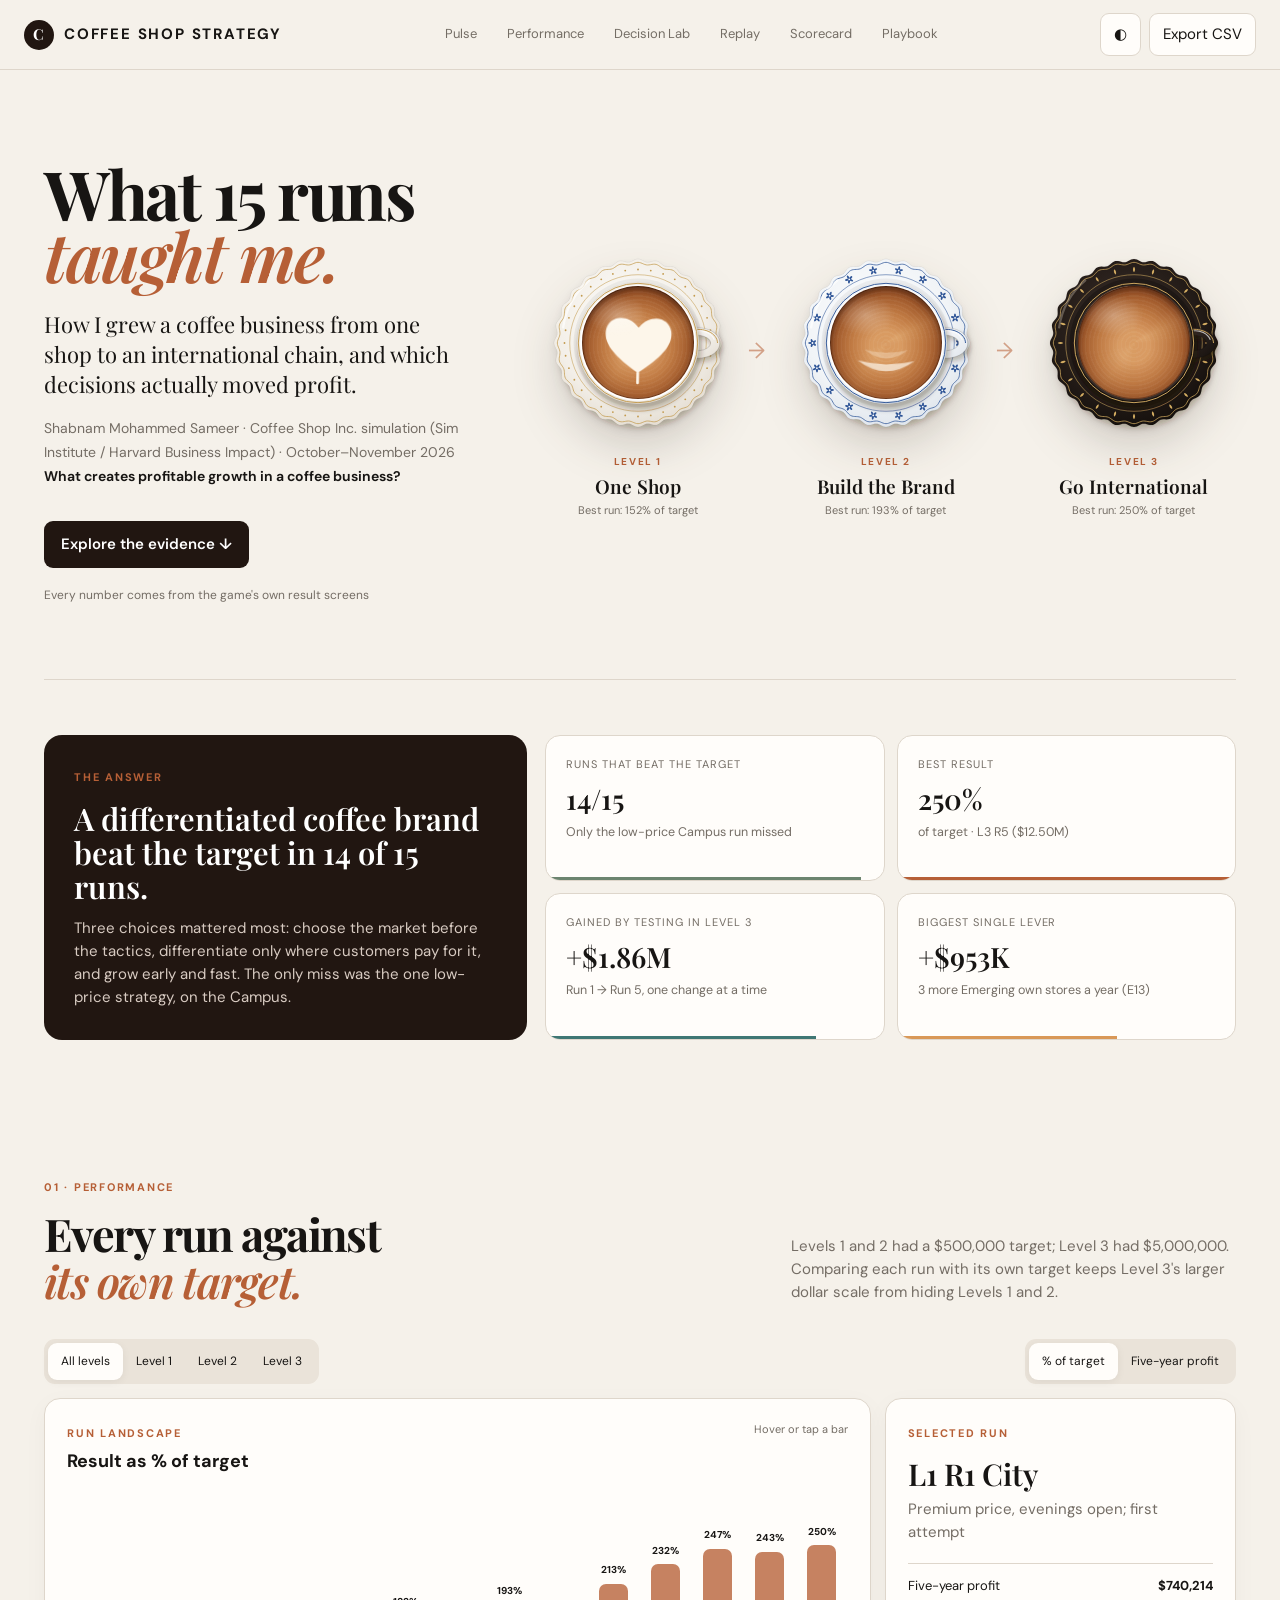
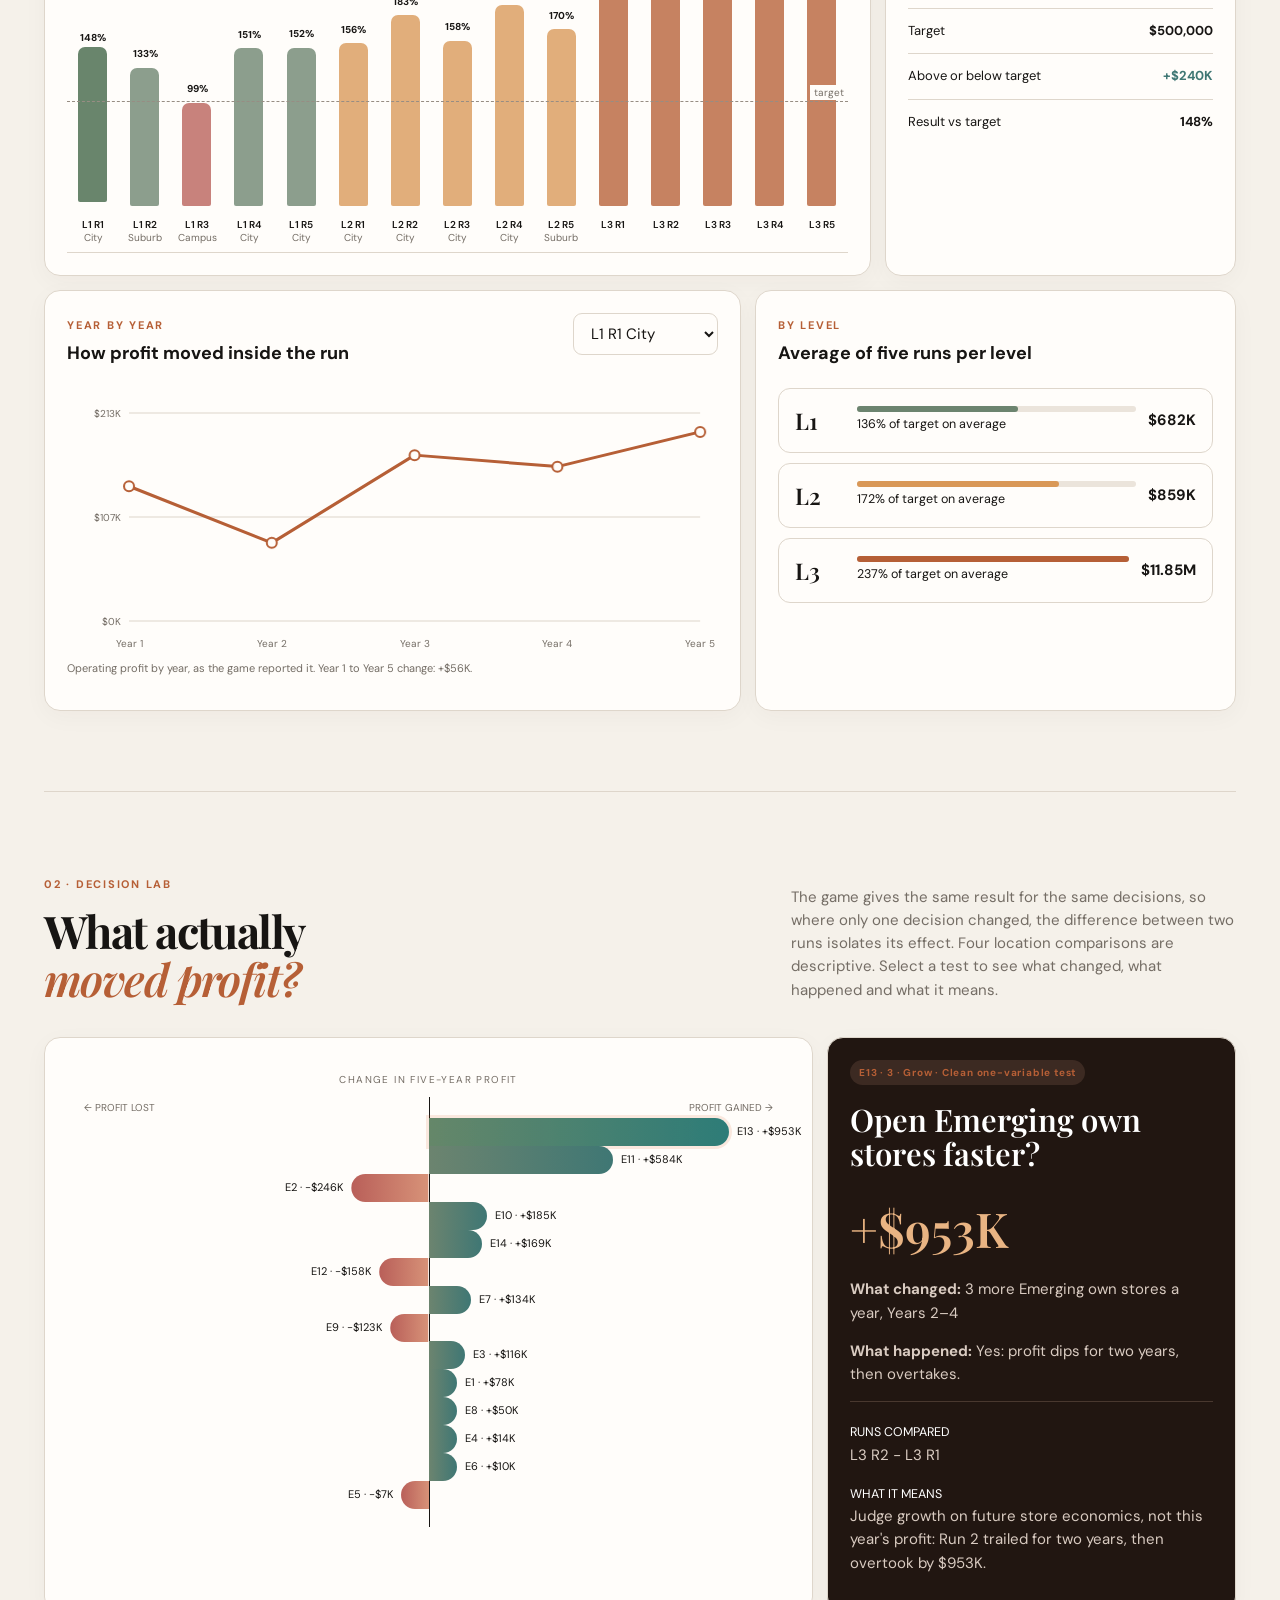
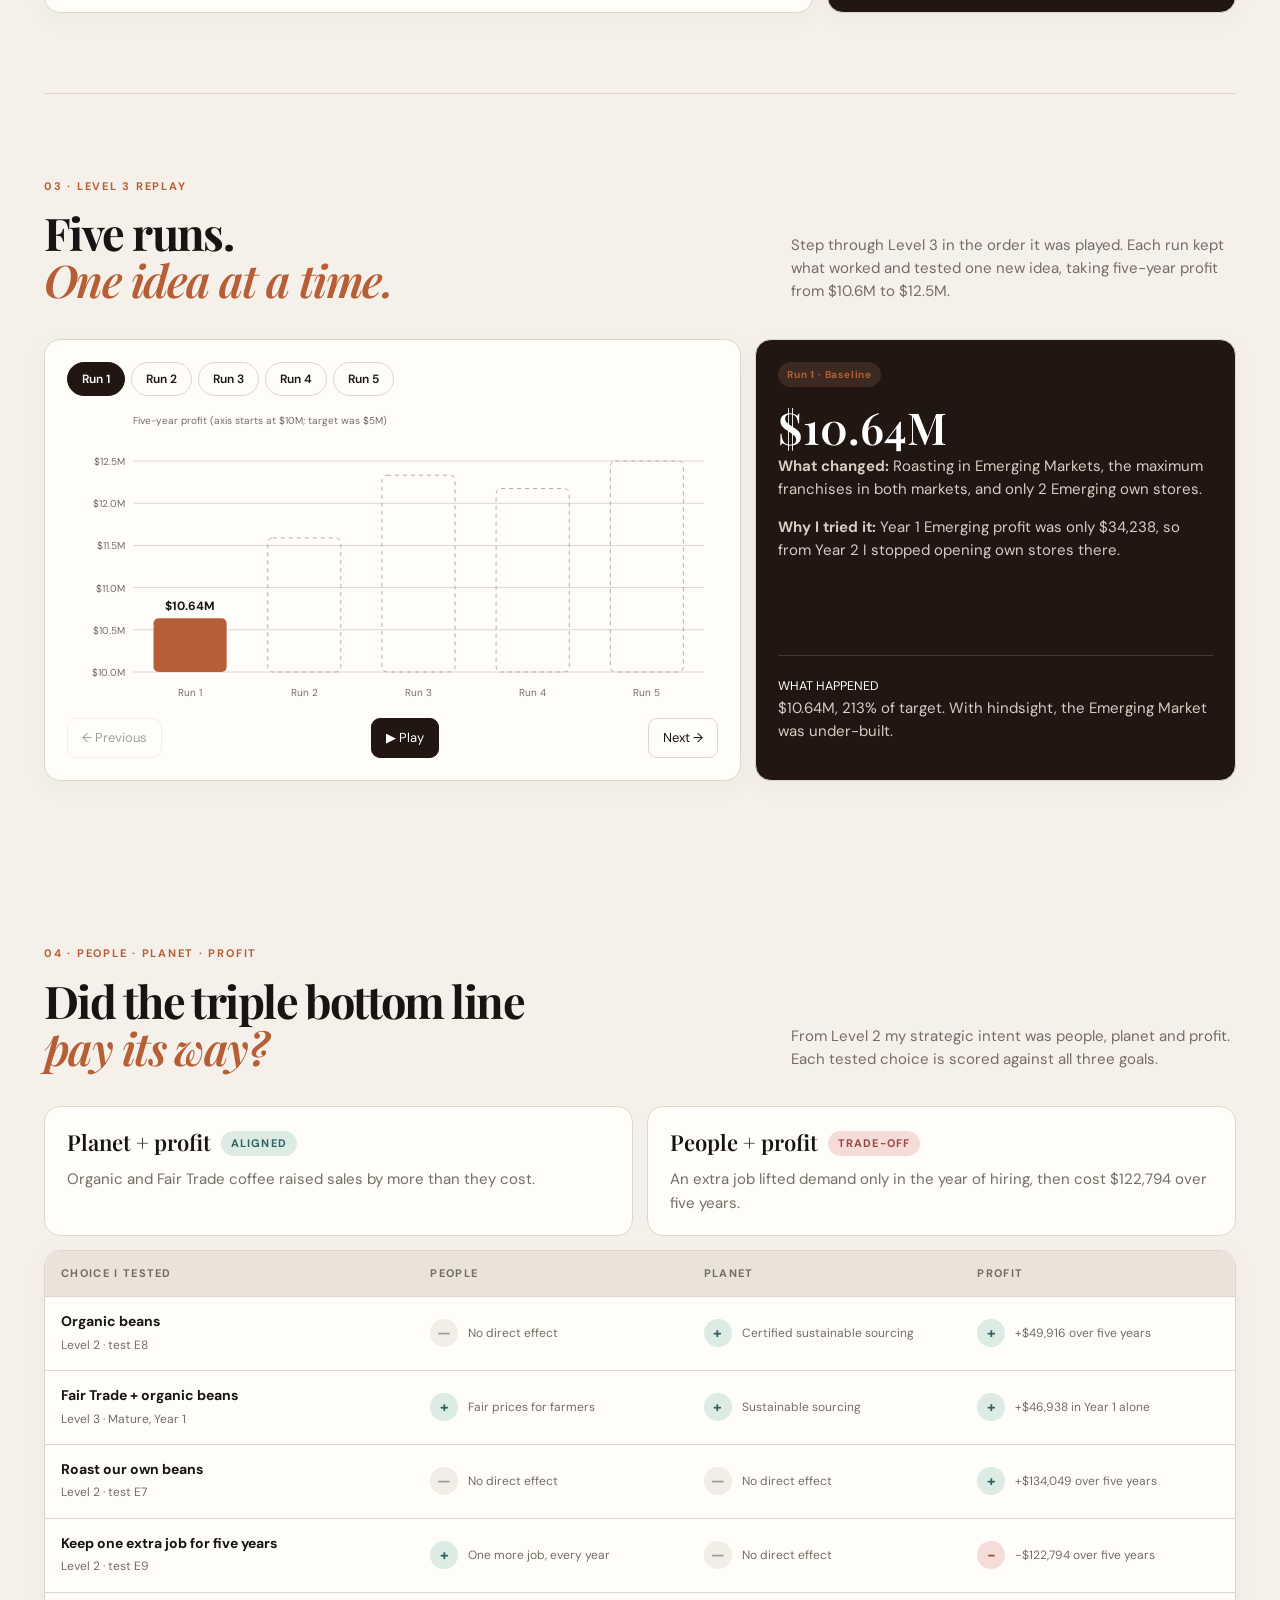
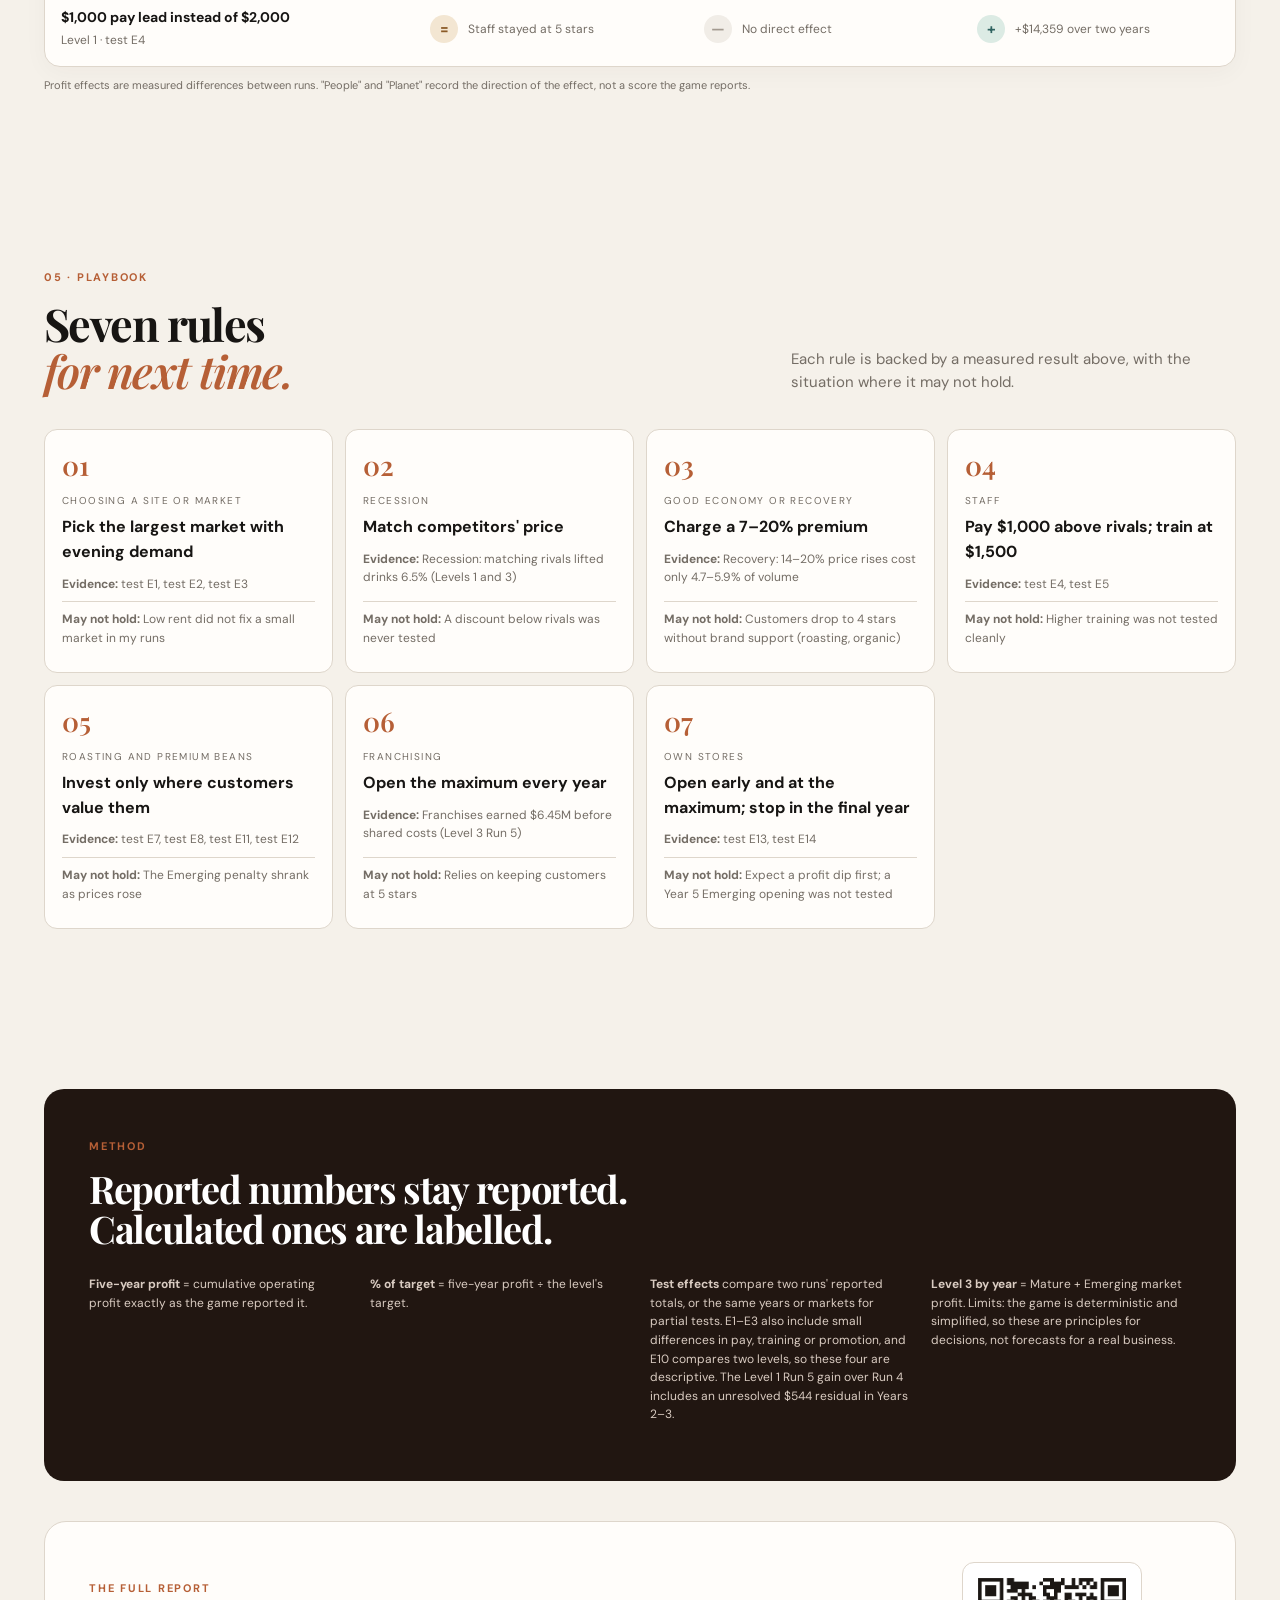
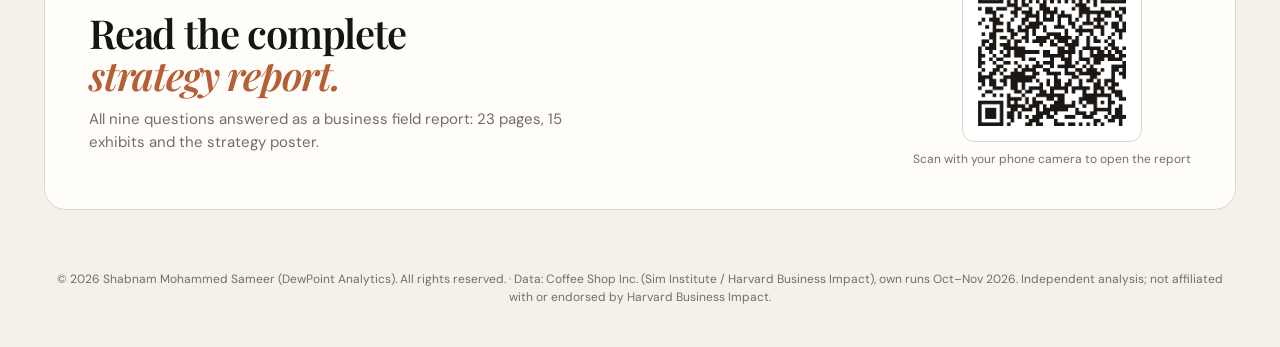
<file: index.html>
<!doctype html><html lang="en"><head><meta charset="utf-8"><meta name="viewport" content="width=device-width,initial-scale=1"><meta property="og:type" content="website"><meta property="og:url" content="https://dewpoint-analytics.github.io/coffee-strategy-dashboard/"><meta property="og:title" content="What 15 runs taught me · Coffee Shop Strategy"><meta property="og:description" content="A coffee business simulation played as paired experiments: what actually moved profit, measured to the dollar."><meta property="og:image" content="https://dewpoint-analytics.github.io/coffee-strategy-dashboard/banner.png"><meta property="og:image:width" content="1280"><meta property="og:image:height" content="640"><meta name="twitter:card" content="summary_large_image"><meta name="twitter:image" content="https://dewpoint-analytics.github.io/coffee-strategy-dashboard/banner.png">
<meta name="description" content="What 15 Coffee Shop Inc. simulation runs taught me about growing a coffee business: results, paired experiments, a Level 3 replay and a people-planet-profit scorecard."><title>What 15 Runs Taught Me · Coffee Shop Strategy</title><link rel="stylesheet" href="styles.css?v=rev1"><script data-goatcounter="https://shabcoffee.goatcounter.com/count" async src="//gc.zgo.at/count.js"></script></head><body>
<svg width="0" height="0" style="position:absolute" aria-hidden="true"><defs><filter id="soft" x="-5%" y="-5%" width="110%" height="110%"><feGaussianBlur stdDeviation="0.45"/></filter></defs></svg><header class="nav"><a class="brand" href="#pulse"><span>C</span>COFFEE SHOP STRATEGY</a><nav><a href="#pulse">Pulse</a><a href="#performance">Performance</a><a href="#lab">Decision Lab</a><a href="#replay">Replay</a><a href="#scorecard">Scorecard</a><a href="#playbook">Playbook</a></nav><div class="actions"><button id="theme" aria-label="Toggle dark mode">◐</button><button id="export">Export CSV</button></div></header>
<main><section class="hero" id="pulse"><div class="hero-text"><h1>What 15 runs<br><em>taught me.</em></h1><p class="hero-deck">How I grew a coffee business from one shop to an international chain, and which decisions actually moved profit.</p><p class="hero-question">Shabnam Mohammed Sameer · Coffee Shop Inc. simulation (Sim Institute / Harvard Business Impact) · October–November 2026<br><b>What creates profitable growth in a coffee business?</b></p><div class="hero-actions"><a class="primary" href="#performance">Explore the evidence ↓</a><span>Every number comes from the game's own result screens</span></div></div><div class="cup-journey" aria-label="The three levels of the simulation"><div class="cup-stage"><div class="cup-scene cup-one"><div class="steam" aria-hidden="true"><i></i><i></i><i></i></div><svg class="china" viewBox="0 0 200 200" aria-hidden="true"><defs>
<radialGradient id="c0s" cx="45%" cy="40%" r="62%"><stop offset="0" stop-color="#ffffff"/><stop offset=".7" stop-color="#f3efe8"/><stop offset="1" stop-color="#e4ddd2"/></radialGradient>
<radialGradient id="c0w" cx="50%" cy="50%" r="50%"><stop offset=".78" stop-color="#e6dfd5"/><stop offset=".9" stop-color="#ffffff"/><stop offset="1" stop-color="#ffffff"/></radialGradient>
<linearGradient id="c0h" x1="0" y1="0" x2="1" y2="1"><stop offset="0" stop-color="#ffffff"/><stop offset="1" stop-color="#e4ddd2"/></linearGradient>
<filter id="c0b" x="-20%" y="-20%" width="140%" height="140%"><feGaussianBlur stdDeviation="3"/></filter></defs>
<ellipse cx="102" cy="108" rx="92" ry="90" fill="rgba(60,35,20,.22)" filter="url(#c0b)"/>
<path d="M196.60,100.00 L196.40,101.68 L195.84,103.35 L195.04,104.98 L194.17,106.59 L193.42,108.17 L192.92,109.77 L192.77,111.39 L192.94,113.06 L193.34,114.78 L193.83,116.54 L194.22,118.31 L194.35,120.06 L194.12,121.73 L193.49,123.31 L192.54,124.79 L191.37,126.20 L190.18,127.57 L189.12,128.96 L188.33,130.41 L187.86,131.98 L187.69,133.66 L187.72,135.44 L187.80,137.27 L187.76,139.08 L187.46,140.78 L186.81,142.34 L185.80,143.72 L184.50,144.93 L183.04,146.03 L181.58,147.10 L180.27,148.23 L179.21,149.50 L178.45,150.94 L177.94,152.57 L177.59,154.33 L177.26,156.13 L176.79,157.87 L176.07,159.43 L175.05,160.77 L173.71,161.85 L172.15,162.72 L170.47,163.46 L168.82,164.18 L167.32,165.01 L166.04,166.04 L165.01,167.32 L164.18,168.82 L163.46,170.47 L162.72,172.15 L161.85,173.71 L160.77,175.05 L159.43,176.07 L157.87,176.79 L156.13,177.26 L154.33,177.59 L152.57,177.94 L150.94,178.45 L149.50,179.21 L148.23,180.27 L147.10,181.58 L146.03,183.04 L144.93,184.50 L143.72,185.80 L142.34,186.81 L140.78,187.46 L139.08,187.76 L137.27,187.80 L135.44,187.72 L133.66,187.69 L131.98,187.86 L130.41,188.33 L128.96,189.12 L127.57,190.18 L126.20,191.37 L124.79,192.54 L123.31,193.49 L121.73,194.12 L120.06,194.35 L118.31,194.22 L116.54,193.83 L114.78,193.34 L113.06,192.94 L111.39,192.77 L109.77,192.92 L108.17,193.42 L106.59,194.17 L104.98,195.04 L103.35,195.84 L101.68,196.40 L100.00,196.60 L98.32,196.40 L96.65,195.84 L95.02,195.04 L93.41,194.17 L91.83,193.42 L90.23,192.92 L88.61,192.77 L86.94,192.94 L85.22,193.34 L83.46,193.83 L81.69,194.22 L79.94,194.35 L78.27,194.12 L76.69,193.49 L75.21,192.54 L73.80,191.37 L72.43,190.18 L71.04,189.12 L69.59,188.33 L68.02,187.86 L66.34,187.69 L64.56,187.72 L62.73,187.80 L60.92,187.76 L59.22,187.46 L57.66,186.81 L56.28,185.80 L55.07,184.50 L53.97,183.04 L52.90,181.58 L51.77,180.27 L50.50,179.21 L49.06,178.45 L47.43,177.94 L45.67,177.59 L43.87,177.26 L42.13,176.79 L40.57,176.07 L39.23,175.05 L38.15,173.71 L37.28,172.15 L36.54,170.47 L35.82,168.82 L34.99,167.32 L33.96,166.04 L32.68,165.01 L31.18,164.18 L29.53,163.46 L27.85,162.72 L26.29,161.85 L24.95,160.77 L23.93,159.43 L23.21,157.87 L22.74,156.13 L22.41,154.33 L22.06,152.57 L21.55,150.94 L20.79,149.50 L19.73,148.23 L18.42,147.10 L16.96,146.03 L15.50,144.93 L14.20,143.72 L13.19,142.34 L12.54,140.78 L12.24,139.08 L12.20,137.27 L12.28,135.44 L12.31,133.66 L12.14,131.98 L11.67,130.41 L10.88,128.96 L9.82,127.57 L8.63,126.20 L7.46,124.79 L6.51,123.31 L5.88,121.73 L5.65,120.06 L5.78,118.31 L6.17,116.54 L6.66,114.78 L7.06,113.06 L7.23,111.39 L7.08,109.77 L6.58,108.17 L5.83,106.59 L4.96,104.98 L4.16,103.35 L3.60,101.68 L3.40,100.00 L3.60,98.32 L4.16,96.65 L4.96,95.02 L5.83,93.41 L6.58,91.83 L7.08,90.23 L7.23,88.61 L7.06,86.94 L6.66,85.22 L6.17,83.46 L5.78,81.69 L5.65,79.94 L5.88,78.27 L6.51,76.69 L7.46,75.21 L8.63,73.80 L9.82,72.43 L10.88,71.04 L11.67,69.59 L12.14,68.02 L12.31,66.34 L12.28,64.56 L12.20,62.73 L12.24,60.92 L12.54,59.22 L13.19,57.66 L14.20,56.28 L15.50,55.07 L16.96,53.97 L18.42,52.90 L19.73,51.77 L20.79,50.50 L21.55,49.06 L22.06,47.43 L22.41,45.67 L22.74,43.87 L23.21,42.13 L23.93,40.57 L24.95,39.23 L26.29,38.15 L27.85,37.28 L29.53,36.54 L31.18,35.82 L32.68,34.99 L33.96,33.96 L34.99,32.68 L35.82,31.18 L36.54,29.53 L37.28,27.85 L38.15,26.29 L39.23,24.95 L40.57,23.93 L42.13,23.21 L43.87,22.74 L45.67,22.41 L47.43,22.06 L49.06,21.55 L50.50,20.79 L51.77,19.73 L52.90,18.42 L53.97,16.96 L55.07,15.50 L56.28,14.20 L57.66,13.19 L59.22,12.54 L60.92,12.24 L62.73,12.20 L64.56,12.28 L66.34,12.31 L68.02,12.14 L69.59,11.67 L71.04,10.88 L72.43,9.82 L73.80,8.63 L75.21,7.46 L76.69,6.51 L78.27,5.88 L79.94,5.65 L81.69,5.78 L83.46,6.17 L85.22,6.66 L86.94,7.06 L88.61,7.23 L90.23,7.08 L91.83,6.58 L93.41,5.83 L95.02,4.96 L96.65,4.16 L98.32,3.60 L100.00,3.40 L101.68,3.60 L103.35,4.16 L104.98,4.96 L106.59,5.83 L108.17,6.58 L109.77,7.08 L111.39,7.23 L113.06,7.06 L114.78,6.66 L116.54,6.17 L118.31,5.78 L120.06,5.65 L121.73,5.88 L123.31,6.51 L124.79,7.46 L126.20,8.63 L127.57,9.82 L128.96,10.88 L130.41,11.67 L131.98,12.14 L133.66,12.31 L135.44,12.28 L137.27,12.20 L139.08,12.24 L140.78,12.54 L142.34,13.19 L143.72,14.20 L144.93,15.50 L146.03,16.96 L147.10,18.42 L148.23,19.73 L149.50,20.79 L150.94,21.55 L152.57,22.06 L154.33,22.41 L156.13,22.74 L157.87,23.21 L159.43,23.93 L160.77,24.95 L161.85,26.29 L162.72,27.85 L163.46,29.53 L164.18,31.18 L165.01,32.68 L166.04,33.96 L167.32,34.99 L168.82,35.82 L170.47,36.54 L172.15,37.28 L173.71,38.15 L175.05,39.23 L176.07,40.57 L176.79,42.13 L177.26,43.87 L177.59,45.67 L177.94,47.43 L178.45,49.06 L179.21,50.50 L180.27,51.77 L181.58,52.90 L183.04,53.97 L184.50,55.07 L185.80,56.28 L186.81,57.66 L187.46,59.22 L187.76,60.92 L187.80,62.73 L187.72,64.56 L187.69,66.34 L187.86,68.02 L188.33,69.59 L189.12,71.04 L190.18,72.43 L191.37,73.80 L192.54,75.21 L193.49,76.69 L194.12,78.27 L194.35,79.94 L194.22,81.69 L193.83,83.46 L193.34,85.22 L192.94,86.94 L192.77,88.61 L192.92,90.23 L193.42,91.83 L194.17,93.41 L195.04,95.02 L195.84,96.65 L196.40,98.32 L196.60,100.00Z" fill="url(#c0s)" stroke="rgba(0,0,0,.10)" stroke-width=".6"/>
<path d="M192.70,100.00 L192.55,101.62 L192.11,103.22 L191.50,104.80 L190.83,106.35 L190.24,107.89 L189.83,109.44 L189.67,111.01 L189.75,112.61 L190.01,114.26 L190.32,115.92 L190.54,117.60 L190.57,119.25 L190.32,120.85 L189.77,122.38 L188.96,123.84 L188.00,125.23 L187.00,126.60 L186.10,127.98 L185.39,129.40 L184.92,130.91 L184.67,132.50 L184.57,134.17 L184.49,135.87 L184.32,137.54 L183.95,139.15 L183.31,140.63 L182.39,141.98 L181.25,143.20 L179.99,144.34 L178.72,145.45 L177.56,146.60 L176.58,147.85 L175.82,149.24 L175.24,150.75 L174.78,152.36 L174.33,154.00 L173.76,155.59 L173.01,157.04 L172.02,158.32 L170.80,159.41 L169.40,160.32 L167.90,161.14 L166.43,161.95 L165.06,162.83 L163.85,163.85 L162.83,165.06 L161.95,166.43 L161.14,167.90 L160.32,169.40 L159.41,170.80 L158.32,172.02 L157.04,173.01 L155.59,173.76 L154.00,174.33 L152.36,174.78 L150.75,175.24 L149.24,175.82 L147.85,176.58 L146.60,177.56 L145.45,178.72 L144.34,179.99 L143.20,181.25 L141.98,182.39 L140.63,183.31 L139.15,183.95 L137.54,184.32 L135.87,184.49 L134.17,184.57 L132.50,184.67 L130.91,184.92 L129.40,185.39 L127.98,186.10 L126.60,187.00 L125.23,188.00 L123.84,188.96 L122.38,189.77 L120.85,190.32 L119.25,190.57 L117.60,190.54 L115.92,190.32 L114.26,190.01 L112.61,189.75 L111.01,189.67 L109.44,189.83 L107.89,190.24 L106.35,190.83 L104.80,191.50 L103.22,192.11 L101.62,192.55 L100.00,192.70 L98.38,192.55 L96.78,192.11 L95.20,191.50 L93.65,190.83 L92.11,190.24 L90.56,189.83 L88.99,189.67 L87.39,189.75 L85.74,190.01 L84.08,190.32 L82.40,190.54 L80.75,190.57 L79.15,190.32 L77.62,189.77 L76.16,188.96 L74.77,188.00 L73.40,187.00 L72.02,186.10 L70.60,185.39 L69.09,184.92 L67.50,184.67 L65.83,184.57 L64.13,184.49 L62.46,184.32 L60.85,183.95 L59.37,183.31 L58.02,182.39 L56.80,181.25 L55.66,179.99 L54.55,178.72 L53.40,177.56 L52.15,176.58 L50.76,175.82 L49.25,175.24 L47.64,174.78 L46.00,174.33 L44.41,173.76 L42.96,173.01 L41.68,172.02 L40.59,170.80 L39.68,169.40 L38.86,167.90 L38.05,166.43 L37.17,165.06 L36.15,163.85 L34.94,162.83 L33.57,161.95 L32.10,161.14 L30.60,160.32 L29.20,159.41 L27.98,158.32 L26.99,157.04 L26.24,155.59 L25.67,154.00 L25.22,152.36 L24.76,150.75 L24.18,149.24 L23.42,147.85 L22.44,146.60 L21.28,145.45 L20.01,144.34 L18.75,143.20 L17.61,141.98 L16.69,140.63 L16.05,139.15 L15.68,137.54 L15.51,135.87 L15.43,134.17 L15.33,132.50 L15.08,130.91 L14.61,129.40 L13.90,127.98 L13.00,126.60 L12.00,125.23 L11.04,123.84 L10.23,122.38 L9.68,120.85 L9.43,119.25 L9.46,117.60 L9.68,115.92 L9.99,114.26 L10.25,112.61 L10.33,111.01 L10.17,109.44 L9.76,107.89 L9.17,106.35 L8.50,104.80 L7.89,103.22 L7.45,101.62 L7.30,100.00 L7.45,98.38 L7.89,96.78 L8.50,95.20 L9.17,93.65 L9.76,92.11 L10.17,90.56 L10.33,88.99 L10.25,87.39 L9.99,85.74 L9.68,84.08 L9.46,82.40 L9.43,80.75 L9.68,79.15 L10.23,77.62 L11.04,76.16 L12.00,74.77 L13.00,73.40 L13.90,72.02 L14.61,70.60 L15.08,69.09 L15.33,67.50 L15.43,65.83 L15.51,64.13 L15.68,62.46 L16.05,60.85 L16.69,59.37 L17.61,58.02 L18.75,56.80 L20.01,55.66 L21.28,54.55 L22.44,53.40 L23.42,52.15 L24.18,50.76 L24.76,49.25 L25.22,47.64 L25.67,46.00 L26.24,44.41 L26.99,42.96 L27.98,41.68 L29.20,40.59 L30.60,39.68 L32.10,38.86 L33.57,38.05 L34.94,37.17 L36.15,36.15 L37.17,34.94 L38.05,33.57 L38.86,32.10 L39.68,30.60 L40.59,29.20 L41.68,27.98 L42.96,26.99 L44.41,26.24 L46.00,25.67 L47.64,25.22 L49.25,24.76 L50.76,24.18 L52.15,23.42 L53.40,22.44 L54.55,21.28 L55.66,20.01 L56.80,18.75 L58.02,17.61 L59.37,16.69 L60.85,16.05 L62.46,15.68 L64.13,15.51 L65.83,15.43 L67.50,15.33 L69.09,15.08 L70.60,14.61 L72.02,13.90 L73.40,13.00 L74.77,12.00 L76.16,11.04 L77.62,10.23 L79.15,9.68 L80.75,9.43 L82.40,9.46 L84.08,9.68 L85.74,9.99 L87.39,10.25 L88.99,10.33 L90.56,10.17 L92.11,9.76 L93.65,9.17 L95.20,8.50 L96.78,7.89 L98.38,7.45 L100.00,7.30 L101.62,7.45 L103.22,7.89 L104.80,8.50 L106.35,9.17 L107.89,9.76 L109.44,10.17 L111.01,10.33 L112.61,10.25 L114.26,9.99 L115.92,9.68 L117.60,9.46 L119.25,9.43 L120.85,9.68 L122.38,10.23 L123.84,11.04 L125.23,12.00 L126.60,13.00 L127.98,13.90 L129.40,14.61 L130.91,15.08 L132.50,15.33 L134.17,15.43 L135.87,15.51 L137.54,15.68 L139.15,16.05 L140.63,16.69 L141.98,17.61 L143.20,18.75 L144.34,20.01 L145.45,21.28 L146.60,22.44 L147.85,23.42 L149.24,24.18 L150.75,24.76 L152.36,25.22 L154.00,25.67 L155.59,26.24 L157.04,26.99 L158.32,27.98 L159.41,29.20 L160.32,30.60 L161.14,32.10 L161.95,33.57 L162.83,34.94 L163.85,36.15 L165.06,37.17 L166.43,38.05 L167.90,38.86 L169.40,39.68 L170.80,40.59 L172.02,41.68 L173.01,42.96 L173.76,44.41 L174.33,46.00 L174.78,47.64 L175.24,49.25 L175.82,50.76 L176.58,52.15 L177.56,53.40 L178.72,54.55 L179.99,55.66 L181.25,56.80 L182.39,58.02 L183.31,59.37 L183.95,60.85 L184.32,62.46 L184.49,64.13 L184.57,65.83 L184.67,67.50 L184.92,69.09 L185.39,70.60 L186.10,72.02 L187.00,73.40 L188.00,74.77 L188.96,76.16 L189.77,77.62 L190.32,79.15 L190.57,80.75 L190.54,82.40 L190.32,84.08 L190.01,85.74 L189.75,87.39 L189.67,88.99 L189.83,90.56 L190.24,92.11 L190.83,93.65 L191.50,95.20 L192.11,96.78 L192.55,98.38 L192.70,100.00Z" fill="none" stroke="#c39a4e" stroke-width=".9" opacity=".95"/>
<circle cx="100" cy="100" r="78.5" fill="none" stroke="#c39a4e" stroke-width=".7" opacity=".9"/>
<circle cx="184.50" cy="100.00" r="1.05" fill="#c39a4e"/><circle cx="183.22" cy="114.67" r="1.05" fill="#c39a4e"/><circle cx="179.40" cy="128.90" r="1.05" fill="#c39a4e"/><circle cx="173.18" cy="142.25" r="1.05" fill="#c39a4e"/><circle cx="164.73" cy="154.32" r="1.05" fill="#c39a4e"/><circle cx="154.32" cy="164.73" r="1.05" fill="#c39a4e"/><circle cx="142.25" cy="173.18" r="1.05" fill="#c39a4e"/><circle cx="128.90" cy="179.40" r="1.05" fill="#c39a4e"/><circle cx="114.67" cy="183.22" r="1.05" fill="#c39a4e"/><circle cx="100.00" cy="184.50" r="1.05" fill="#c39a4e"/><circle cx="85.33" cy="183.22" r="1.05" fill="#c39a4e"/><circle cx="71.10" cy="179.40" r="1.05" fill="#c39a4e"/><circle cx="57.75" cy="173.18" r="1.05" fill="#c39a4e"/><circle cx="45.68" cy="164.73" r="1.05" fill="#c39a4e"/><circle cx="35.27" cy="154.32" r="1.05" fill="#c39a4e"/><circle cx="26.82" cy="142.25" r="1.05" fill="#c39a4e"/><circle cx="20.60" cy="128.90" r="1.05" fill="#c39a4e"/><circle cx="16.78" cy="114.67" r="1.05" fill="#c39a4e"/><circle cx="15.50" cy="100.00" r="1.05" fill="#c39a4e"/><circle cx="16.78" cy="85.33" r="1.05" fill="#c39a4e"/><circle cx="20.60" cy="71.10" r="1.05" fill="#c39a4e"/><circle cx="26.82" cy="57.75" r="1.05" fill="#c39a4e"/><circle cx="35.27" cy="45.68" r="1.05" fill="#c39a4e"/><circle cx="45.68" cy="35.27" r="1.05" fill="#c39a4e"/><circle cx="57.75" cy="26.82" r="1.05" fill="#c39a4e"/><circle cx="71.10" cy="20.60" r="1.05" fill="#c39a4e"/><circle cx="85.33" cy="16.78" r="1.05" fill="#c39a4e"/><circle cx="100.00" cy="15.50" r="1.05" fill="#c39a4e"/><circle cx="114.67" cy="16.78" r="1.05" fill="#c39a4e"/><circle cx="128.90" cy="20.60" r="1.05" fill="#c39a4e"/><circle cx="142.25" cy="26.82" r="1.05" fill="#c39a4e"/><circle cx="154.32" cy="35.27" r="1.05" fill="#c39a4e"/><circle cx="164.73" cy="45.68" r="1.05" fill="#c39a4e"/><circle cx="173.18" cy="57.75" r="1.05" fill="#c39a4e"/><circle cx="179.40" cy="71.10" r="1.05" fill="#c39a4e"/><circle cx="183.22" cy="85.33" r="1.05" fill="#c39a4e"/>
<circle cx="100" cy="100" r="74" fill="rgba(0,0,0,.05)"/>
<g transform="translate(164 100)"><path d="M-8 -16 C12 -21 30 -13 30 0 C30 13 12 21 -8 16 L-8 8.5 C7 11 19.5 7 19.5 0 C19.5 -7 7 -11 -8 -8.5 Z" transform="translate(2.5 4)" fill="rgba(50,30,15,.28)" filter="url(#c0b)"/><path d="M-8 -16 C12 -21 30 -13 30 0 C30 13 12 21 -8 16 L-8 8.5 C7 11 19.5 7 19.5 0 C19.5 -7 7 -11 -8 -8.5 Z" fill="url(#c0h)" stroke="rgba(0,0,0,.22)" stroke-width=".7"/><path d="M-4 -14.6 C12 -18.5 27 -11.5 27.4 0" fill="none" stroke="#c39a4e" stroke-width="1.1"/><path d="M2 -13.8 C12 -15.5 21 -11 23.5 -4" fill="none" stroke="rgba(255,255,255,.7)" stroke-width="1.2" stroke-linecap="round"/></g>
<circle cx="102" cy="106" r="71" fill="rgba(50,30,15,.28)" filter="url(#c0b)"/>
<circle cx="100" cy="100" r="70" fill="url(#c0s)"/>
<circle cx="100" cy="100" r="66.5" fill="url(#c0w)"/>
<circle cx="100" cy="100" r="68.6" fill="none" stroke="#c39a4e" stroke-width="1.1"/>
<circle cx="100" cy="100" r="70" fill="none" stroke="rgba(0,0,0,.12)" stroke-width=".5"/>
<path d="M44 70 A62 62 0 0 1 92 36" fill="none" stroke="rgba(255,255,255,.85)" stroke-width="2.2" stroke-linecap="round"/>
<path d="M14 82 A88 88 0 0 1 44 28" fill="none" stroke="rgba(255,255,255,.85)" stroke-width="2.6" stroke-linecap="round" opacity=".8"/>
</svg><div class="latte"><svg class="art" viewBox="0 0 100 100" aria-hidden="true"><g filter="url(#soft)"><circle class="blob" cx="50" cy="52" r="22" fill="#fdf6ea"/><path d="M50 77 C34 66 19 54 21 40 C23 27 40 24 50 37 C60 24 77 27 79 40 C81 54 66 66 50 77 Z" fill="#fdf6ea"/><path d="M50 77 L50 86" stroke="#fdf6ea" stroke-width="2.4" stroke-linecap="round"/></g></svg><span class="gloss"></span></div></div><div class="cup-copy"><b>LEVEL 1</b><strong>One Shop</strong><span>Best run: 152% of target</span></div></div><div class="journey-arrow" aria-hidden="true">→</div><div class="cup-stage"><div class="cup-scene cup-two"><div class="steam" aria-hidden="true"><i></i><i></i><i></i></div><svg class="china" viewBox="0 0 200 200" aria-hidden="true"><defs>
<radialGradient id="c1s" cx="45%" cy="40%" r="62%"><stop offset="0" stop-color="#ffffff"/><stop offset=".7" stop-color="#f1f4f7"/><stop offset="1" stop-color="#dfe5ec"/></radialGradient>
<radialGradient id="c1w" cx="50%" cy="50%" r="50%"><stop offset=".78" stop-color="#e6dfd5"/><stop offset=".9" stop-color="#ffffff"/><stop offset="1" stop-color="#ffffff"/></radialGradient>
<linearGradient id="c1h" x1="0" y1="0" x2="1" y2="1"><stop offset="0" stop-color="#ffffff"/><stop offset="1" stop-color="#dfe5ec"/></linearGradient>
<filter id="c1b" x="-20%" y="-20%" width="140%" height="140%"><feGaussianBlur stdDeviation="3"/></filter></defs>
<ellipse cx="102" cy="108" rx="92" ry="90" fill="rgba(60,35,20,.22)" filter="url(#c1b)"/>
<path d="M196.60,100.00 L196.40,101.68 L195.84,103.35 L195.04,104.98 L194.17,106.59 L193.42,108.17 L192.92,109.77 L192.77,111.39 L192.94,113.06 L193.34,114.78 L193.83,116.54 L194.22,118.31 L194.35,120.06 L194.12,121.73 L193.49,123.31 L192.54,124.79 L191.37,126.20 L190.18,127.57 L189.12,128.96 L188.33,130.41 L187.86,131.98 L187.69,133.66 L187.72,135.44 L187.80,137.27 L187.76,139.08 L187.46,140.78 L186.81,142.34 L185.80,143.72 L184.50,144.93 L183.04,146.03 L181.58,147.10 L180.27,148.23 L179.21,149.50 L178.45,150.94 L177.94,152.57 L177.59,154.33 L177.26,156.13 L176.79,157.87 L176.07,159.43 L175.05,160.77 L173.71,161.85 L172.15,162.72 L170.47,163.46 L168.82,164.18 L167.32,165.01 L166.04,166.04 L165.01,167.32 L164.18,168.82 L163.46,170.47 L162.72,172.15 L161.85,173.71 L160.77,175.05 L159.43,176.07 L157.87,176.79 L156.13,177.26 L154.33,177.59 L152.57,177.94 L150.94,178.45 L149.50,179.21 L148.23,180.27 L147.10,181.58 L146.03,183.04 L144.93,184.50 L143.72,185.80 L142.34,186.81 L140.78,187.46 L139.08,187.76 L137.27,187.80 L135.44,187.72 L133.66,187.69 L131.98,187.86 L130.41,188.33 L128.96,189.12 L127.57,190.18 L126.20,191.37 L124.79,192.54 L123.31,193.49 L121.73,194.12 L120.06,194.35 L118.31,194.22 L116.54,193.83 L114.78,193.34 L113.06,192.94 L111.39,192.77 L109.77,192.92 L108.17,193.42 L106.59,194.17 L104.98,195.04 L103.35,195.84 L101.68,196.40 L100.00,196.60 L98.32,196.40 L96.65,195.84 L95.02,195.04 L93.41,194.17 L91.83,193.42 L90.23,192.92 L88.61,192.77 L86.94,192.94 L85.22,193.34 L83.46,193.83 L81.69,194.22 L79.94,194.35 L78.27,194.12 L76.69,193.49 L75.21,192.54 L73.80,191.37 L72.43,190.18 L71.04,189.12 L69.59,188.33 L68.02,187.86 L66.34,187.69 L64.56,187.72 L62.73,187.80 L60.92,187.76 L59.22,187.46 L57.66,186.81 L56.28,185.80 L55.07,184.50 L53.97,183.04 L52.90,181.58 L51.77,180.27 L50.50,179.21 L49.06,178.45 L47.43,177.94 L45.67,177.59 L43.87,177.26 L42.13,176.79 L40.57,176.07 L39.23,175.05 L38.15,173.71 L37.28,172.15 L36.54,170.47 L35.82,168.82 L34.99,167.32 L33.96,166.04 L32.68,165.01 L31.18,164.18 L29.53,163.46 L27.85,162.72 L26.29,161.85 L24.95,160.77 L23.93,159.43 L23.21,157.87 L22.74,156.13 L22.41,154.33 L22.06,152.57 L21.55,150.94 L20.79,149.50 L19.73,148.23 L18.42,147.10 L16.96,146.03 L15.50,144.93 L14.20,143.72 L13.19,142.34 L12.54,140.78 L12.24,139.08 L12.20,137.27 L12.28,135.44 L12.31,133.66 L12.14,131.98 L11.67,130.41 L10.88,128.96 L9.82,127.57 L8.63,126.20 L7.46,124.79 L6.51,123.31 L5.88,121.73 L5.65,120.06 L5.78,118.31 L6.17,116.54 L6.66,114.78 L7.06,113.06 L7.23,111.39 L7.08,109.77 L6.58,108.17 L5.83,106.59 L4.96,104.98 L4.16,103.35 L3.60,101.68 L3.40,100.00 L3.60,98.32 L4.16,96.65 L4.96,95.02 L5.83,93.41 L6.58,91.83 L7.08,90.23 L7.23,88.61 L7.06,86.94 L6.66,85.22 L6.17,83.46 L5.78,81.69 L5.65,79.94 L5.88,78.27 L6.51,76.69 L7.46,75.21 L8.63,73.80 L9.82,72.43 L10.88,71.04 L11.67,69.59 L12.14,68.02 L12.31,66.34 L12.28,64.56 L12.20,62.73 L12.24,60.92 L12.54,59.22 L13.19,57.66 L14.20,56.28 L15.50,55.07 L16.96,53.97 L18.42,52.90 L19.73,51.77 L20.79,50.50 L21.55,49.06 L22.06,47.43 L22.41,45.67 L22.74,43.87 L23.21,42.13 L23.93,40.57 L24.95,39.23 L26.29,38.15 L27.85,37.28 L29.53,36.54 L31.18,35.82 L32.68,34.99 L33.96,33.96 L34.99,32.68 L35.82,31.18 L36.54,29.53 L37.28,27.85 L38.15,26.29 L39.23,24.95 L40.57,23.93 L42.13,23.21 L43.87,22.74 L45.67,22.41 L47.43,22.06 L49.06,21.55 L50.50,20.79 L51.77,19.73 L52.90,18.42 L53.97,16.96 L55.07,15.50 L56.28,14.20 L57.66,13.19 L59.22,12.54 L60.92,12.24 L62.73,12.20 L64.56,12.28 L66.34,12.31 L68.02,12.14 L69.59,11.67 L71.04,10.88 L72.43,9.82 L73.80,8.63 L75.21,7.46 L76.69,6.51 L78.27,5.88 L79.94,5.65 L81.69,5.78 L83.46,6.17 L85.22,6.66 L86.94,7.06 L88.61,7.23 L90.23,7.08 L91.83,6.58 L93.41,5.83 L95.02,4.96 L96.65,4.16 L98.32,3.60 L100.00,3.40 L101.68,3.60 L103.35,4.16 L104.98,4.96 L106.59,5.83 L108.17,6.58 L109.77,7.08 L111.39,7.23 L113.06,7.06 L114.78,6.66 L116.54,6.17 L118.31,5.78 L120.06,5.65 L121.73,5.88 L123.31,6.51 L124.79,7.46 L126.20,8.63 L127.57,9.82 L128.96,10.88 L130.41,11.67 L131.98,12.14 L133.66,12.31 L135.44,12.28 L137.27,12.20 L139.08,12.24 L140.78,12.54 L142.34,13.19 L143.72,14.20 L144.93,15.50 L146.03,16.96 L147.10,18.42 L148.23,19.73 L149.50,20.79 L150.94,21.55 L152.57,22.06 L154.33,22.41 L156.13,22.74 L157.87,23.21 L159.43,23.93 L160.77,24.95 L161.85,26.29 L162.72,27.85 L163.46,29.53 L164.18,31.18 L165.01,32.68 L166.04,33.96 L167.32,34.99 L168.82,35.82 L170.47,36.54 L172.15,37.28 L173.71,38.15 L175.05,39.23 L176.07,40.57 L176.79,42.13 L177.26,43.87 L177.59,45.67 L177.94,47.43 L178.45,49.06 L179.21,50.50 L180.27,51.77 L181.58,52.90 L183.04,53.97 L184.50,55.07 L185.80,56.28 L186.81,57.66 L187.46,59.22 L187.76,60.92 L187.80,62.73 L187.72,64.56 L187.69,66.34 L187.86,68.02 L188.33,69.59 L189.12,71.04 L190.18,72.43 L191.37,73.80 L192.54,75.21 L193.49,76.69 L194.12,78.27 L194.35,79.94 L194.22,81.69 L193.83,83.46 L193.34,85.22 L192.94,86.94 L192.77,88.61 L192.92,90.23 L193.42,91.83 L194.17,93.41 L195.04,95.02 L195.84,96.65 L196.40,98.32 L196.60,100.00Z" fill="url(#c1s)" stroke="rgba(0,0,0,.10)" stroke-width=".6"/>
<path d="M192.70,100.00 L192.55,101.62 L192.11,103.22 L191.50,104.80 L190.83,106.35 L190.24,107.89 L189.83,109.44 L189.67,111.01 L189.75,112.61 L190.01,114.26 L190.32,115.92 L190.54,117.60 L190.57,119.25 L190.32,120.85 L189.77,122.38 L188.96,123.84 L188.00,125.23 L187.00,126.60 L186.10,127.98 L185.39,129.40 L184.92,130.91 L184.67,132.50 L184.57,134.17 L184.49,135.87 L184.32,137.54 L183.95,139.15 L183.31,140.63 L182.39,141.98 L181.25,143.20 L179.99,144.34 L178.72,145.45 L177.56,146.60 L176.58,147.85 L175.82,149.24 L175.24,150.75 L174.78,152.36 L174.33,154.00 L173.76,155.59 L173.01,157.04 L172.02,158.32 L170.80,159.41 L169.40,160.32 L167.90,161.14 L166.43,161.95 L165.06,162.83 L163.85,163.85 L162.83,165.06 L161.95,166.43 L161.14,167.90 L160.32,169.40 L159.41,170.80 L158.32,172.02 L157.04,173.01 L155.59,173.76 L154.00,174.33 L152.36,174.78 L150.75,175.24 L149.24,175.82 L147.85,176.58 L146.60,177.56 L145.45,178.72 L144.34,179.99 L143.20,181.25 L141.98,182.39 L140.63,183.31 L139.15,183.95 L137.54,184.32 L135.87,184.49 L134.17,184.57 L132.50,184.67 L130.91,184.92 L129.40,185.39 L127.98,186.10 L126.60,187.00 L125.23,188.00 L123.84,188.96 L122.38,189.77 L120.85,190.32 L119.25,190.57 L117.60,190.54 L115.92,190.32 L114.26,190.01 L112.61,189.75 L111.01,189.67 L109.44,189.83 L107.89,190.24 L106.35,190.83 L104.80,191.50 L103.22,192.11 L101.62,192.55 L100.00,192.70 L98.38,192.55 L96.78,192.11 L95.20,191.50 L93.65,190.83 L92.11,190.24 L90.56,189.83 L88.99,189.67 L87.39,189.75 L85.74,190.01 L84.08,190.32 L82.40,190.54 L80.75,190.57 L79.15,190.32 L77.62,189.77 L76.16,188.96 L74.77,188.00 L73.40,187.00 L72.02,186.10 L70.60,185.39 L69.09,184.92 L67.50,184.67 L65.83,184.57 L64.13,184.49 L62.46,184.32 L60.85,183.95 L59.37,183.31 L58.02,182.39 L56.80,181.25 L55.66,179.99 L54.55,178.72 L53.40,177.56 L52.15,176.58 L50.76,175.82 L49.25,175.24 L47.64,174.78 L46.00,174.33 L44.41,173.76 L42.96,173.01 L41.68,172.02 L40.59,170.80 L39.68,169.40 L38.86,167.90 L38.05,166.43 L37.17,165.06 L36.15,163.85 L34.94,162.83 L33.57,161.95 L32.10,161.14 L30.60,160.32 L29.20,159.41 L27.98,158.32 L26.99,157.04 L26.24,155.59 L25.67,154.00 L25.22,152.36 L24.76,150.75 L24.18,149.24 L23.42,147.85 L22.44,146.60 L21.28,145.45 L20.01,144.34 L18.75,143.20 L17.61,141.98 L16.69,140.63 L16.05,139.15 L15.68,137.54 L15.51,135.87 L15.43,134.17 L15.33,132.50 L15.08,130.91 L14.61,129.40 L13.90,127.98 L13.00,126.60 L12.00,125.23 L11.04,123.84 L10.23,122.38 L9.68,120.85 L9.43,119.25 L9.46,117.60 L9.68,115.92 L9.99,114.26 L10.25,112.61 L10.33,111.01 L10.17,109.44 L9.76,107.89 L9.17,106.35 L8.50,104.80 L7.89,103.22 L7.45,101.62 L7.30,100.00 L7.45,98.38 L7.89,96.78 L8.50,95.20 L9.17,93.65 L9.76,92.11 L10.17,90.56 L10.33,88.99 L10.25,87.39 L9.99,85.74 L9.68,84.08 L9.46,82.40 L9.43,80.75 L9.68,79.15 L10.23,77.62 L11.04,76.16 L12.00,74.77 L13.00,73.40 L13.90,72.02 L14.61,70.60 L15.08,69.09 L15.33,67.50 L15.43,65.83 L15.51,64.13 L15.68,62.46 L16.05,60.85 L16.69,59.37 L17.61,58.02 L18.75,56.80 L20.01,55.66 L21.28,54.55 L22.44,53.40 L23.42,52.15 L24.18,50.76 L24.76,49.25 L25.22,47.64 L25.67,46.00 L26.24,44.41 L26.99,42.96 L27.98,41.68 L29.20,40.59 L30.60,39.68 L32.10,38.86 L33.57,38.05 L34.94,37.17 L36.15,36.15 L37.17,34.94 L38.05,33.57 L38.86,32.10 L39.68,30.60 L40.59,29.20 L41.68,27.98 L42.96,26.99 L44.41,26.24 L46.00,25.67 L47.64,25.22 L49.25,24.76 L50.76,24.18 L52.15,23.42 L53.40,22.44 L54.55,21.28 L55.66,20.01 L56.80,18.75 L58.02,17.61 L59.37,16.69 L60.85,16.05 L62.46,15.68 L64.13,15.51 L65.83,15.43 L67.50,15.33 L69.09,15.08 L70.60,14.61 L72.02,13.90 L73.40,13.00 L74.77,12.00 L76.16,11.04 L77.62,10.23 L79.15,9.68 L80.75,9.43 L82.40,9.46 L84.08,9.68 L85.74,9.99 L87.39,10.25 L88.99,10.33 L90.56,10.17 L92.11,9.76 L93.65,9.17 L95.20,8.50 L96.78,7.89 L98.38,7.45 L100.00,7.30 L101.62,7.45 L103.22,7.89 L104.80,8.50 L106.35,9.17 L107.89,9.76 L109.44,10.17 L111.01,10.33 L112.61,10.25 L114.26,9.99 L115.92,9.68 L117.60,9.46 L119.25,9.43 L120.85,9.68 L122.38,10.23 L123.84,11.04 L125.23,12.00 L126.60,13.00 L127.98,13.90 L129.40,14.61 L130.91,15.08 L132.50,15.33 L134.17,15.43 L135.87,15.51 L137.54,15.68 L139.15,16.05 L140.63,16.69 L141.98,17.61 L143.20,18.75 L144.34,20.01 L145.45,21.28 L146.60,22.44 L147.85,23.42 L149.24,24.18 L150.75,24.76 L152.36,25.22 L154.00,25.67 L155.59,26.24 L157.04,26.99 L158.32,27.98 L159.41,29.20 L160.32,30.60 L161.14,32.10 L161.95,33.57 L162.83,34.94 L163.85,36.15 L165.06,37.17 L166.43,38.05 L167.90,38.86 L169.40,39.68 L170.80,40.59 L172.02,41.68 L173.01,42.96 L173.76,44.41 L174.33,46.00 L174.78,47.64 L175.24,49.25 L175.82,50.76 L176.58,52.15 L177.56,53.40 L178.72,54.55 L179.99,55.66 L181.25,56.80 L182.39,58.02 L183.31,59.37 L183.95,60.85 L184.32,62.46 L184.49,64.13 L184.57,65.83 L184.67,67.50 L184.92,69.09 L185.39,70.60 L186.10,72.02 L187.00,73.40 L188.00,74.77 L188.96,76.16 L189.77,77.62 L190.32,79.15 L190.57,80.75 L190.54,82.40 L190.32,84.08 L190.01,85.74 L189.75,87.39 L189.67,88.99 L189.83,90.56 L190.24,92.11 L190.83,93.65 L191.50,95.20 L192.11,96.78 L192.55,98.38 L192.70,100.00Z" fill="none" stroke="#2f5597" stroke-width=".9" opacity=".95"/>
<circle cx="100" cy="100" r="78.5" fill="none" stroke="#2f5597" stroke-width=".7" opacity=".9"/>
<g transform="translate(184.50 100.00) rotate(90.0)" fill="#2f5597"><ellipse rx="1.1550000000000002" ry="2.625" transform="rotate(0) translate(0 -2.3100000000000005)"/><ellipse rx="1.1550000000000002" ry="2.625" transform="rotate(72) translate(0 -2.3100000000000005)"/><ellipse rx="1.1550000000000002" ry="2.625" transform="rotate(144) translate(0 -2.3100000000000005)"/><ellipse rx="1.1550000000000002" ry="2.625" transform="rotate(216) translate(0 -2.3100000000000005)"/><ellipse rx="1.1550000000000002" ry="2.625" transform="rotate(288) translate(0 -2.3100000000000005)"/><circle r="1.05" fill="#fff"/></g><g transform="translate(179.40 128.90) rotate(110.0)" fill="#2f5597"><ellipse rx="1.1550000000000002" ry="2.625" transform="rotate(0) translate(0 -2.3100000000000005)"/><ellipse rx="1.1550000000000002" ry="2.625" transform="rotate(72) translate(0 -2.3100000000000005)"/><ellipse rx="1.1550000000000002" ry="2.625" transform="rotate(144) translate(0 -2.3100000000000005)"/><ellipse rx="1.1550000000000002" ry="2.625" transform="rotate(216) translate(0 -2.3100000000000005)"/><ellipse rx="1.1550000000000002" ry="2.625" transform="rotate(288) translate(0 -2.3100000000000005)"/><circle r="1.05" fill="#fff"/></g><g transform="translate(164.73 154.32) rotate(130.0)" fill="#2f5597"><ellipse rx="1.1550000000000002" ry="2.625" transform="rotate(0) translate(0 -2.3100000000000005)"/><ellipse rx="1.1550000000000002" ry="2.625" transform="rotate(72) translate(0 -2.3100000000000005)"/><ellipse rx="1.1550000000000002" ry="2.625" transform="rotate(144) translate(0 -2.3100000000000005)"/><ellipse rx="1.1550000000000002" ry="2.625" transform="rotate(216) translate(0 -2.3100000000000005)"/><ellipse rx="1.1550000000000002" ry="2.625" transform="rotate(288) translate(0 -2.3100000000000005)"/><circle r="1.05" fill="#fff"/></g><g transform="translate(142.25 173.18) rotate(150.0)" fill="#2f5597"><ellipse rx="1.1550000000000002" ry="2.625" transform="rotate(0) translate(0 -2.3100000000000005)"/><ellipse rx="1.1550000000000002" ry="2.625" transform="rotate(72) translate(0 -2.3100000000000005)"/><ellipse rx="1.1550000000000002" ry="2.625" transform="rotate(144) translate(0 -2.3100000000000005)"/><ellipse rx="1.1550000000000002" ry="2.625" transform="rotate(216) translate(0 -2.3100000000000005)"/><ellipse rx="1.1550000000000002" ry="2.625" transform="rotate(288) translate(0 -2.3100000000000005)"/><circle r="1.05" fill="#fff"/></g><g transform="translate(114.67 183.22) rotate(170.0)" fill="#2f5597"><ellipse rx="1.1550000000000002" ry="2.625" transform="rotate(0) translate(0 -2.3100000000000005)"/><ellipse rx="1.1550000000000002" ry="2.625" transform="rotate(72) translate(0 -2.3100000000000005)"/><ellipse rx="1.1550000000000002" ry="2.625" transform="rotate(144) translate(0 -2.3100000000000005)"/><ellipse rx="1.1550000000000002" ry="2.625" transform="rotate(216) translate(0 -2.3100000000000005)"/><ellipse rx="1.1550000000000002" ry="2.625" transform="rotate(288) translate(0 -2.3100000000000005)"/><circle r="1.05" fill="#fff"/></g><g transform="translate(85.33 183.22) rotate(190.0)" fill="#2f5597"><ellipse rx="1.1550000000000002" ry="2.625" transform="rotate(0) translate(0 -2.3100000000000005)"/><ellipse rx="1.1550000000000002" ry="2.625" transform="rotate(72) translate(0 -2.3100000000000005)"/><ellipse rx="1.1550000000000002" ry="2.625" transform="rotate(144) translate(0 -2.3100000000000005)"/><ellipse rx="1.1550000000000002" ry="2.625" transform="rotate(216) translate(0 -2.3100000000000005)"/><ellipse rx="1.1550000000000002" ry="2.625" transform="rotate(288) translate(0 -2.3100000000000005)"/><circle r="1.05" fill="#fff"/></g><g transform="translate(57.75 173.18) rotate(210.0)" fill="#2f5597"><ellipse rx="1.1550000000000002" ry="2.625" transform="rotate(0) translate(0 -2.3100000000000005)"/><ellipse rx="1.1550000000000002" ry="2.625" transform="rotate(72) translate(0 -2.3100000000000005)"/><ellipse rx="1.1550000000000002" ry="2.625" transform="rotate(144) translate(0 -2.3100000000000005)"/><ellipse rx="1.1550000000000002" ry="2.625" transform="rotate(216) translate(0 -2.3100000000000005)"/><ellipse rx="1.1550000000000002" ry="2.625" transform="rotate(288) translate(0 -2.3100000000000005)"/><circle r="1.05" fill="#fff"/></g><g transform="translate(35.27 154.32) rotate(230.0)" fill="#2f5597"><ellipse rx="1.1550000000000002" ry="2.625" transform="rotate(0) translate(0 -2.3100000000000005)"/><ellipse rx="1.1550000000000002" ry="2.625" transform="rotate(72) translate(0 -2.3100000000000005)"/><ellipse rx="1.1550000000000002" ry="2.625" transform="rotate(144) translate(0 -2.3100000000000005)"/><ellipse rx="1.1550000000000002" ry="2.625" transform="rotate(216) translate(0 -2.3100000000000005)"/><ellipse rx="1.1550000000000002" ry="2.625" transform="rotate(288) translate(0 -2.3100000000000005)"/><circle r="1.05" fill="#fff"/></g><g transform="translate(20.60 128.90) rotate(250.0)" fill="#2f5597"><ellipse rx="1.1550000000000002" ry="2.625" transform="rotate(0) translate(0 -2.3100000000000005)"/><ellipse rx="1.1550000000000002" ry="2.625" transform="rotate(72) translate(0 -2.3100000000000005)"/><ellipse rx="1.1550000000000002" ry="2.625" transform="rotate(144) translate(0 -2.3100000000000005)"/><ellipse rx="1.1550000000000002" ry="2.625" transform="rotate(216) translate(0 -2.3100000000000005)"/><ellipse rx="1.1550000000000002" ry="2.625" transform="rotate(288) translate(0 -2.3100000000000005)"/><circle r="1.05" fill="#fff"/></g><g transform="translate(15.50 100.00) rotate(270.0)" fill="#2f5597"><ellipse rx="1.1550000000000002" ry="2.625" transform="rotate(0) translate(0 -2.3100000000000005)"/><ellipse rx="1.1550000000000002" ry="2.625" transform="rotate(72) translate(0 -2.3100000000000005)"/><ellipse rx="1.1550000000000002" ry="2.625" transform="rotate(144) translate(0 -2.3100000000000005)"/><ellipse rx="1.1550000000000002" ry="2.625" transform="rotate(216) translate(0 -2.3100000000000005)"/><ellipse rx="1.1550000000000002" ry="2.625" transform="rotate(288) translate(0 -2.3100000000000005)"/><circle r="1.05" fill="#fff"/></g><g transform="translate(20.60 71.10) rotate(290.0)" fill="#2f5597"><ellipse rx="1.1550000000000002" ry="2.625" transform="rotate(0) translate(0 -2.3100000000000005)"/><ellipse rx="1.1550000000000002" ry="2.625" transform="rotate(72) translate(0 -2.3100000000000005)"/><ellipse rx="1.1550000000000002" ry="2.625" transform="rotate(144) translate(0 -2.3100000000000005)"/><ellipse rx="1.1550000000000002" ry="2.625" transform="rotate(216) translate(0 -2.3100000000000005)"/><ellipse rx="1.1550000000000002" ry="2.625" transform="rotate(288) translate(0 -2.3100000000000005)"/><circle r="1.05" fill="#fff"/></g><g transform="translate(35.27 45.68) rotate(310.0)" fill="#2f5597"><ellipse rx="1.1550000000000002" ry="2.625" transform="rotate(0) translate(0 -2.3100000000000005)"/><ellipse rx="1.1550000000000002" ry="2.625" transform="rotate(72) translate(0 -2.3100000000000005)"/><ellipse rx="1.1550000000000002" ry="2.625" transform="rotate(144) translate(0 -2.3100000000000005)"/><ellipse rx="1.1550000000000002" ry="2.625" transform="rotate(216) translate(0 -2.3100000000000005)"/><ellipse rx="1.1550000000000002" ry="2.625" transform="rotate(288) translate(0 -2.3100000000000005)"/><circle r="1.05" fill="#fff"/></g><g transform="translate(57.75 26.82) rotate(330.0)" fill="#2f5597"><ellipse rx="1.1550000000000002" ry="2.625" transform="rotate(0) translate(0 -2.3100000000000005)"/><ellipse rx="1.1550000000000002" ry="2.625" transform="rotate(72) translate(0 -2.3100000000000005)"/><ellipse rx="1.1550000000000002" ry="2.625" transform="rotate(144) translate(0 -2.3100000000000005)"/><ellipse rx="1.1550000000000002" ry="2.625" transform="rotate(216) translate(0 -2.3100000000000005)"/><ellipse rx="1.1550000000000002" ry="2.625" transform="rotate(288) translate(0 -2.3100000000000005)"/><circle r="1.05" fill="#fff"/></g><g transform="translate(85.33 16.78) rotate(350.0)" fill="#2f5597"><ellipse rx="1.1550000000000002" ry="2.625" transform="rotate(0) translate(0 -2.3100000000000005)"/><ellipse rx="1.1550000000000002" ry="2.625" transform="rotate(72) translate(0 -2.3100000000000005)"/><ellipse rx="1.1550000000000002" ry="2.625" transform="rotate(144) translate(0 -2.3100000000000005)"/><ellipse rx="1.1550000000000002" ry="2.625" transform="rotate(216) translate(0 -2.3100000000000005)"/><ellipse rx="1.1550000000000002" ry="2.625" transform="rotate(288) translate(0 -2.3100000000000005)"/><circle r="1.05" fill="#fff"/></g><g transform="translate(114.67 16.78) rotate(370.0)" fill="#2f5597"><ellipse rx="1.1550000000000002" ry="2.625" transform="rotate(0) translate(0 -2.3100000000000005)"/><ellipse rx="1.1550000000000002" ry="2.625" transform="rotate(72) translate(0 -2.3100000000000005)"/><ellipse rx="1.1550000000000002" ry="2.625" transform="rotate(144) translate(0 -2.3100000000000005)"/><ellipse rx="1.1550000000000002" ry="2.625" transform="rotate(216) translate(0 -2.3100000000000005)"/><ellipse rx="1.1550000000000002" ry="2.625" transform="rotate(288) translate(0 -2.3100000000000005)"/><circle r="1.05" fill="#fff"/></g><g transform="translate(142.25 26.82) rotate(390.0)" fill="#2f5597"><ellipse rx="1.1550000000000002" ry="2.625" transform="rotate(0) translate(0 -2.3100000000000005)"/><ellipse rx="1.1550000000000002" ry="2.625" transform="rotate(72) translate(0 -2.3100000000000005)"/><ellipse rx="1.1550000000000002" ry="2.625" transform="rotate(144) translate(0 -2.3100000000000005)"/><ellipse rx="1.1550000000000002" ry="2.625" transform="rotate(216) translate(0 -2.3100000000000005)"/><ellipse rx="1.1550000000000002" ry="2.625" transform="rotate(288) translate(0 -2.3100000000000005)"/><circle r="1.05" fill="#fff"/></g><g transform="translate(164.73 45.68) rotate(410.0)" fill="#2f5597"><ellipse rx="1.1550000000000002" ry="2.625" transform="rotate(0) translate(0 -2.3100000000000005)"/><ellipse rx="1.1550000000000002" ry="2.625" transform="rotate(72) translate(0 -2.3100000000000005)"/><ellipse rx="1.1550000000000002" ry="2.625" transform="rotate(144) translate(0 -2.3100000000000005)"/><ellipse rx="1.1550000000000002" ry="2.625" transform="rotate(216) translate(0 -2.3100000000000005)"/><ellipse rx="1.1550000000000002" ry="2.625" transform="rotate(288) translate(0 -2.3100000000000005)"/><circle r="1.05" fill="#fff"/></g><g transform="translate(179.40 71.10) rotate(430.0)" fill="#2f5597"><ellipse rx="1.1550000000000002" ry="2.625" transform="rotate(0) translate(0 -2.3100000000000005)"/><ellipse rx="1.1550000000000002" ry="2.625" transform="rotate(72) translate(0 -2.3100000000000005)"/><ellipse rx="1.1550000000000002" ry="2.625" transform="rotate(144) translate(0 -2.3100000000000005)"/><ellipse rx="1.1550000000000002" ry="2.625" transform="rotate(216) translate(0 -2.3100000000000005)"/><ellipse rx="1.1550000000000002" ry="2.625" transform="rotate(288) translate(0 -2.3100000000000005)"/><circle r="1.05" fill="#fff"/></g>
<circle cx="100" cy="100" r="74" fill="rgba(0,0,0,.05)"/>
<g transform="translate(164 100)"><path d="M-8 -16 C12 -21 30 -13 30 0 C30 13 12 21 -8 16 L-8 8.5 C7 11 19.5 7 19.5 0 C19.5 -7 7 -11 -8 -8.5 Z" transform="translate(2.5 4)" fill="rgba(50,30,15,.28)" filter="url(#c1b)"/><path d="M-8 -16 C12 -21 30 -13 30 0 C30 13 12 21 -8 16 L-8 8.5 C7 11 19.5 7 19.5 0 C19.5 -7 7 -11 -8 -8.5 Z" fill="url(#c1h)" stroke="rgba(0,0,0,.22)" stroke-width=".7"/><path d="M-4 -14.6 C12 -18.5 27 -11.5 27.4 0" fill="none" stroke="#2f5597" stroke-width="1.1"/><path d="M2 -13.8 C12 -15.5 21 -11 23.5 -4" fill="none" stroke="rgba(255,255,255,.7)" stroke-width="1.2" stroke-linecap="round"/></g>
<circle cx="102" cy="106" r="71" fill="rgba(50,30,15,.28)" filter="url(#c1b)"/>
<circle cx="100" cy="100" r="70" fill="url(#c1s)"/>
<circle cx="100" cy="100" r="66.5" fill="url(#c1w)"/>
<circle cx="100" cy="100" r="68.6" fill="none" stroke="#2f5597" stroke-width="1.1"/>
<circle cx="100" cy="100" r="70" fill="none" stroke="rgba(0,0,0,.12)" stroke-width=".5"/>
<path d="M44 70 A62 62 0 0 1 92 36" fill="none" stroke="rgba(255,255,255,.85)" stroke-width="2.2" stroke-linecap="round"/>
<path d="M14 82 A88 88 0 0 1 44 28" fill="none" stroke="rgba(255,255,255,.85)" stroke-width="2.6" stroke-linecap="round" opacity=".8"/>
</svg><div class="latte"><svg class="art" viewBox="0 0 100 100" aria-hidden="true"><g filter="url(#soft)"><path d="M23.0 66.0 Q50 86.0 77.0 66.0 Q50 72.8 23.0 66.0 Z" fill="#fdf6ea"/><path d="M27.0 56.0 Q50 74.0 73.0 56.0 Q50 61.8 27.0 56.0 Z" fill="#fdf6ea"/><path d="M31.0 47.0 Q50 63.0 69.0 47.0 Q50 51.8 31.0 47.0 Z" fill="#fdf6ea"/><path d="M35.0 38.5 Q50 52.5 65.0 38.5 Q50 42.3 35.0 38.5 Z" fill="#fdf6ea"/><path transform="translate(36.50 15.96) scale(0.27)" d="M50 77 C34 66 19 54 21 40 C23 27 40 24 50 37 C60 24 77 27 79 40 C81 54 66 66 50 77 Z" fill="#fdf6ea"/><path d="M50 26 L50 77" stroke="#fdf6ea" stroke-width="1.5" stroke-linecap="round"/></g></svg><span class="gloss"></span></div></div><div class="cup-copy"><b>LEVEL 2</b><strong>Build the Brand</strong><span>Best run: 193% of target</span></div></div><div class="journey-arrow" aria-hidden="true">→</div><div class="cup-stage"><div class="cup-scene cup-three"><div class="steam" aria-hidden="true"><i></i><i></i><i></i></div><svg class="china" viewBox="0 0 200 200" aria-hidden="true"><defs>
<radialGradient id="c2s" cx="45%" cy="40%" r="62%"><stop offset="0" stop-color="#3b302b"/><stop offset=".7" stop-color="#231b17"/><stop offset="1" stop-color="#140f0c"/></radialGradient>
<radialGradient id="c2w" cx="50%" cy="50%" r="50%"><stop offset=".78" stop-color="#1a1310"/><stop offset=".9" stop-color="#3a2e28"/><stop offset="1" stop-color="#3a2e28"/></radialGradient>
<linearGradient id="c2h" x1="0" y1="0" x2="1" y2="1"><stop offset="0" stop-color="#3b302b"/><stop offset="1" stop-color="#140f0c"/></linearGradient>
<filter id="c2b" x="-20%" y="-20%" width="140%" height="140%"><feGaussianBlur stdDeviation="3"/></filter></defs>
<ellipse cx="102" cy="108" rx="92" ry="90" fill="rgba(60,35,20,.22)" filter="url(#c2b)"/>
<path d="M196.60,100.00 L196.40,101.68 L195.84,103.35 L195.04,104.98 L194.17,106.59 L193.42,108.17 L192.92,109.77 L192.77,111.39 L192.94,113.06 L193.34,114.78 L193.83,116.54 L194.22,118.31 L194.35,120.06 L194.12,121.73 L193.49,123.31 L192.54,124.79 L191.37,126.20 L190.18,127.57 L189.12,128.96 L188.33,130.41 L187.86,131.98 L187.69,133.66 L187.72,135.44 L187.80,137.27 L187.76,139.08 L187.46,140.78 L186.81,142.34 L185.80,143.72 L184.50,144.93 L183.04,146.03 L181.58,147.10 L180.27,148.23 L179.21,149.50 L178.45,150.94 L177.94,152.57 L177.59,154.33 L177.26,156.13 L176.79,157.87 L176.07,159.43 L175.05,160.77 L173.71,161.85 L172.15,162.72 L170.47,163.46 L168.82,164.18 L167.32,165.01 L166.04,166.04 L165.01,167.32 L164.18,168.82 L163.46,170.47 L162.72,172.15 L161.85,173.71 L160.77,175.05 L159.43,176.07 L157.87,176.79 L156.13,177.26 L154.33,177.59 L152.57,177.94 L150.94,178.45 L149.50,179.21 L148.23,180.27 L147.10,181.58 L146.03,183.04 L144.93,184.50 L143.72,185.80 L142.34,186.81 L140.78,187.46 L139.08,187.76 L137.27,187.80 L135.44,187.72 L133.66,187.69 L131.98,187.86 L130.41,188.33 L128.96,189.12 L127.57,190.18 L126.20,191.37 L124.79,192.54 L123.31,193.49 L121.73,194.12 L120.06,194.35 L118.31,194.22 L116.54,193.83 L114.78,193.34 L113.06,192.94 L111.39,192.77 L109.77,192.92 L108.17,193.42 L106.59,194.17 L104.98,195.04 L103.35,195.84 L101.68,196.40 L100.00,196.60 L98.32,196.40 L96.65,195.84 L95.02,195.04 L93.41,194.17 L91.83,193.42 L90.23,192.92 L88.61,192.77 L86.94,192.94 L85.22,193.34 L83.46,193.83 L81.69,194.22 L79.94,194.35 L78.27,194.12 L76.69,193.49 L75.21,192.54 L73.80,191.37 L72.43,190.18 L71.04,189.12 L69.59,188.33 L68.02,187.86 L66.34,187.69 L64.56,187.72 L62.73,187.80 L60.92,187.76 L59.22,187.46 L57.66,186.81 L56.28,185.80 L55.07,184.50 L53.97,183.04 L52.90,181.58 L51.77,180.27 L50.50,179.21 L49.06,178.45 L47.43,177.94 L45.67,177.59 L43.87,177.26 L42.13,176.79 L40.57,176.07 L39.23,175.05 L38.15,173.71 L37.28,172.15 L36.54,170.47 L35.82,168.82 L34.99,167.32 L33.96,166.04 L32.68,165.01 L31.18,164.18 L29.53,163.46 L27.85,162.72 L26.29,161.85 L24.95,160.77 L23.93,159.43 L23.21,157.87 L22.74,156.13 L22.41,154.33 L22.06,152.57 L21.55,150.94 L20.79,149.50 L19.73,148.23 L18.42,147.10 L16.96,146.03 L15.50,144.93 L14.20,143.72 L13.19,142.34 L12.54,140.78 L12.24,139.08 L12.20,137.27 L12.28,135.44 L12.31,133.66 L12.14,131.98 L11.67,130.41 L10.88,128.96 L9.82,127.57 L8.63,126.20 L7.46,124.79 L6.51,123.31 L5.88,121.73 L5.65,120.06 L5.78,118.31 L6.17,116.54 L6.66,114.78 L7.06,113.06 L7.23,111.39 L7.08,109.77 L6.58,108.17 L5.83,106.59 L4.96,104.98 L4.16,103.35 L3.60,101.68 L3.40,100.00 L3.60,98.32 L4.16,96.65 L4.96,95.02 L5.83,93.41 L6.58,91.83 L7.08,90.23 L7.23,88.61 L7.06,86.94 L6.66,85.22 L6.17,83.46 L5.78,81.69 L5.65,79.94 L5.88,78.27 L6.51,76.69 L7.46,75.21 L8.63,73.80 L9.82,72.43 L10.88,71.04 L11.67,69.59 L12.14,68.02 L12.31,66.34 L12.28,64.56 L12.20,62.73 L12.24,60.92 L12.54,59.22 L13.19,57.66 L14.20,56.28 L15.50,55.07 L16.96,53.97 L18.42,52.90 L19.73,51.77 L20.79,50.50 L21.55,49.06 L22.06,47.43 L22.41,45.67 L22.74,43.87 L23.21,42.13 L23.93,40.57 L24.95,39.23 L26.29,38.15 L27.85,37.28 L29.53,36.54 L31.18,35.82 L32.68,34.99 L33.96,33.96 L34.99,32.68 L35.82,31.18 L36.54,29.53 L37.28,27.85 L38.15,26.29 L39.23,24.95 L40.57,23.93 L42.13,23.21 L43.87,22.74 L45.67,22.41 L47.43,22.06 L49.06,21.55 L50.50,20.79 L51.77,19.73 L52.90,18.42 L53.97,16.96 L55.07,15.50 L56.28,14.20 L57.66,13.19 L59.22,12.54 L60.92,12.24 L62.73,12.20 L64.56,12.28 L66.34,12.31 L68.02,12.14 L69.59,11.67 L71.04,10.88 L72.43,9.82 L73.80,8.63 L75.21,7.46 L76.69,6.51 L78.27,5.88 L79.94,5.65 L81.69,5.78 L83.46,6.17 L85.22,6.66 L86.94,7.06 L88.61,7.23 L90.23,7.08 L91.83,6.58 L93.41,5.83 L95.02,4.96 L96.65,4.16 L98.32,3.60 L100.00,3.40 L101.68,3.60 L103.35,4.16 L104.98,4.96 L106.59,5.83 L108.17,6.58 L109.77,7.08 L111.39,7.23 L113.06,7.06 L114.78,6.66 L116.54,6.17 L118.31,5.78 L120.06,5.65 L121.73,5.88 L123.31,6.51 L124.79,7.46 L126.20,8.63 L127.57,9.82 L128.96,10.88 L130.41,11.67 L131.98,12.14 L133.66,12.31 L135.44,12.28 L137.27,12.20 L139.08,12.24 L140.78,12.54 L142.34,13.19 L143.72,14.20 L144.93,15.50 L146.03,16.96 L147.10,18.42 L148.23,19.73 L149.50,20.79 L150.94,21.55 L152.57,22.06 L154.33,22.41 L156.13,22.74 L157.87,23.21 L159.43,23.93 L160.77,24.95 L161.85,26.29 L162.72,27.85 L163.46,29.53 L164.18,31.18 L165.01,32.68 L166.04,33.96 L167.32,34.99 L168.82,35.82 L170.47,36.54 L172.15,37.28 L173.71,38.15 L175.05,39.23 L176.07,40.57 L176.79,42.13 L177.26,43.87 L177.59,45.67 L177.94,47.43 L178.45,49.06 L179.21,50.50 L180.27,51.77 L181.58,52.90 L183.04,53.97 L184.50,55.07 L185.80,56.28 L186.81,57.66 L187.46,59.22 L187.76,60.92 L187.80,62.73 L187.72,64.56 L187.69,66.34 L187.86,68.02 L188.33,69.59 L189.12,71.04 L190.18,72.43 L191.37,73.80 L192.54,75.21 L193.49,76.69 L194.12,78.27 L194.35,79.94 L194.22,81.69 L193.83,83.46 L193.34,85.22 L192.94,86.94 L192.77,88.61 L192.92,90.23 L193.42,91.83 L194.17,93.41 L195.04,95.02 L195.84,96.65 L196.40,98.32 L196.60,100.00Z" fill="url(#c2s)" stroke="rgba(0,0,0,.10)" stroke-width=".6"/>
<path d="M192.70,100.00 L192.55,101.62 L192.11,103.22 L191.50,104.80 L190.83,106.35 L190.24,107.89 L189.83,109.44 L189.67,111.01 L189.75,112.61 L190.01,114.26 L190.32,115.92 L190.54,117.60 L190.57,119.25 L190.32,120.85 L189.77,122.38 L188.96,123.84 L188.00,125.23 L187.00,126.60 L186.10,127.98 L185.39,129.40 L184.92,130.91 L184.67,132.50 L184.57,134.17 L184.49,135.87 L184.32,137.54 L183.95,139.15 L183.31,140.63 L182.39,141.98 L181.25,143.20 L179.99,144.34 L178.72,145.45 L177.56,146.60 L176.58,147.85 L175.82,149.24 L175.24,150.75 L174.78,152.36 L174.33,154.00 L173.76,155.59 L173.01,157.04 L172.02,158.32 L170.80,159.41 L169.40,160.32 L167.90,161.14 L166.43,161.95 L165.06,162.83 L163.85,163.85 L162.83,165.06 L161.95,166.43 L161.14,167.90 L160.32,169.40 L159.41,170.80 L158.32,172.02 L157.04,173.01 L155.59,173.76 L154.00,174.33 L152.36,174.78 L150.75,175.24 L149.24,175.82 L147.85,176.58 L146.60,177.56 L145.45,178.72 L144.34,179.99 L143.20,181.25 L141.98,182.39 L140.63,183.31 L139.15,183.95 L137.54,184.32 L135.87,184.49 L134.17,184.57 L132.50,184.67 L130.91,184.92 L129.40,185.39 L127.98,186.10 L126.60,187.00 L125.23,188.00 L123.84,188.96 L122.38,189.77 L120.85,190.32 L119.25,190.57 L117.60,190.54 L115.92,190.32 L114.26,190.01 L112.61,189.75 L111.01,189.67 L109.44,189.83 L107.89,190.24 L106.35,190.83 L104.80,191.50 L103.22,192.11 L101.62,192.55 L100.00,192.70 L98.38,192.55 L96.78,192.11 L95.20,191.50 L93.65,190.83 L92.11,190.24 L90.56,189.83 L88.99,189.67 L87.39,189.75 L85.74,190.01 L84.08,190.32 L82.40,190.54 L80.75,190.57 L79.15,190.32 L77.62,189.77 L76.16,188.96 L74.77,188.00 L73.40,187.00 L72.02,186.10 L70.60,185.39 L69.09,184.92 L67.50,184.67 L65.83,184.57 L64.13,184.49 L62.46,184.32 L60.85,183.95 L59.37,183.31 L58.02,182.39 L56.80,181.25 L55.66,179.99 L54.55,178.72 L53.40,177.56 L52.15,176.58 L50.76,175.82 L49.25,175.24 L47.64,174.78 L46.00,174.33 L44.41,173.76 L42.96,173.01 L41.68,172.02 L40.59,170.80 L39.68,169.40 L38.86,167.90 L38.05,166.43 L37.17,165.06 L36.15,163.85 L34.94,162.83 L33.57,161.95 L32.10,161.14 L30.60,160.32 L29.20,159.41 L27.98,158.32 L26.99,157.04 L26.24,155.59 L25.67,154.00 L25.22,152.36 L24.76,150.75 L24.18,149.24 L23.42,147.85 L22.44,146.60 L21.28,145.45 L20.01,144.34 L18.75,143.20 L17.61,141.98 L16.69,140.63 L16.05,139.15 L15.68,137.54 L15.51,135.87 L15.43,134.17 L15.33,132.50 L15.08,130.91 L14.61,129.40 L13.90,127.98 L13.00,126.60 L12.00,125.23 L11.04,123.84 L10.23,122.38 L9.68,120.85 L9.43,119.25 L9.46,117.60 L9.68,115.92 L9.99,114.26 L10.25,112.61 L10.33,111.01 L10.17,109.44 L9.76,107.89 L9.17,106.35 L8.50,104.80 L7.89,103.22 L7.45,101.62 L7.30,100.00 L7.45,98.38 L7.89,96.78 L8.50,95.20 L9.17,93.65 L9.76,92.11 L10.17,90.56 L10.33,88.99 L10.25,87.39 L9.99,85.74 L9.68,84.08 L9.46,82.40 L9.43,80.75 L9.68,79.15 L10.23,77.62 L11.04,76.16 L12.00,74.77 L13.00,73.40 L13.90,72.02 L14.61,70.60 L15.08,69.09 L15.33,67.50 L15.43,65.83 L15.51,64.13 L15.68,62.46 L16.05,60.85 L16.69,59.37 L17.61,58.02 L18.75,56.80 L20.01,55.66 L21.28,54.55 L22.44,53.40 L23.42,52.15 L24.18,50.76 L24.76,49.25 L25.22,47.64 L25.67,46.00 L26.24,44.41 L26.99,42.96 L27.98,41.68 L29.20,40.59 L30.60,39.68 L32.10,38.86 L33.57,38.05 L34.94,37.17 L36.15,36.15 L37.17,34.94 L38.05,33.57 L38.86,32.10 L39.68,30.60 L40.59,29.20 L41.68,27.98 L42.96,26.99 L44.41,26.24 L46.00,25.67 L47.64,25.22 L49.25,24.76 L50.76,24.18 L52.15,23.42 L53.40,22.44 L54.55,21.28 L55.66,20.01 L56.80,18.75 L58.02,17.61 L59.37,16.69 L60.85,16.05 L62.46,15.68 L64.13,15.51 L65.83,15.43 L67.50,15.33 L69.09,15.08 L70.60,14.61 L72.02,13.90 L73.40,13.00 L74.77,12.00 L76.16,11.04 L77.62,10.23 L79.15,9.68 L80.75,9.43 L82.40,9.46 L84.08,9.68 L85.74,9.99 L87.39,10.25 L88.99,10.33 L90.56,10.17 L92.11,9.76 L93.65,9.17 L95.20,8.50 L96.78,7.89 L98.38,7.45 L100.00,7.30 L101.62,7.45 L103.22,7.89 L104.80,8.50 L106.35,9.17 L107.89,9.76 L109.44,10.17 L111.01,10.33 L112.61,10.25 L114.26,9.99 L115.92,9.68 L117.60,9.46 L119.25,9.43 L120.85,9.68 L122.38,10.23 L123.84,11.04 L125.23,12.00 L126.60,13.00 L127.98,13.90 L129.40,14.61 L130.91,15.08 L132.50,15.33 L134.17,15.43 L135.87,15.51 L137.54,15.68 L139.15,16.05 L140.63,16.69 L141.98,17.61 L143.20,18.75 L144.34,20.01 L145.45,21.28 L146.60,22.44 L147.85,23.42 L149.24,24.18 L150.75,24.76 L152.36,25.22 L154.00,25.67 L155.59,26.24 L157.04,26.99 L158.32,27.98 L159.41,29.20 L160.32,30.60 L161.14,32.10 L161.95,33.57 L162.83,34.94 L163.85,36.15 L165.06,37.17 L166.43,38.05 L167.90,38.86 L169.40,39.68 L170.80,40.59 L172.02,41.68 L173.01,42.96 L173.76,44.41 L174.33,46.00 L174.78,47.64 L175.24,49.25 L175.82,50.76 L176.58,52.15 L177.56,53.40 L178.72,54.55 L179.99,55.66 L181.25,56.80 L182.39,58.02 L183.31,59.37 L183.95,60.85 L184.32,62.46 L184.49,64.13 L184.57,65.83 L184.67,67.50 L184.92,69.09 L185.39,70.60 L186.10,72.02 L187.00,73.40 L188.00,74.77 L188.96,76.16 L189.77,77.62 L190.32,79.15 L190.57,80.75 L190.54,82.40 L190.32,84.08 L190.01,85.74 L189.75,87.39 L189.67,88.99 L189.83,90.56 L190.24,92.11 L190.83,93.65 L191.50,95.20 L192.11,96.78 L192.55,98.38 L192.70,100.00Z" fill="none" stroke="#d4ad62" stroke-width=".9" opacity=".95"/>
<circle cx="100" cy="100" r="78.5" fill="none" stroke="#d4ad62" stroke-width=".7" opacity=".9"/>
<path transform="translate(184.50 100.00) rotate(90.0)" d="M0 -3.2 C1.6 -1.6 1.6 1.6 0 3.2 C-1.6 1.6 -1.6 -1.6 0 -3.2Z" fill="#d4ad62"/><path transform="translate(181.62 121.87) rotate(105.0)" d="M0 -3.2 C1.6 -1.6 1.6 1.6 0 3.2 C-1.6 1.6 -1.6 -1.6 0 -3.2Z" fill="#d4ad62"/><path transform="translate(173.18 142.25) rotate(120.0)" d="M0 -3.2 C1.6 -1.6 1.6 1.6 0 3.2 C-1.6 1.6 -1.6 -1.6 0 -3.2Z" fill="#d4ad62"/><path transform="translate(159.75 159.75) rotate(135.0)" d="M0 -3.2 C1.6 -1.6 1.6 1.6 0 3.2 C-1.6 1.6 -1.6 -1.6 0 -3.2Z" fill="#d4ad62"/><path transform="translate(142.25 173.18) rotate(150.0)" d="M0 -3.2 C1.6 -1.6 1.6 1.6 0 3.2 C-1.6 1.6 -1.6 -1.6 0 -3.2Z" fill="#d4ad62"/><path transform="translate(121.87 181.62) rotate(165.0)" d="M0 -3.2 C1.6 -1.6 1.6 1.6 0 3.2 C-1.6 1.6 -1.6 -1.6 0 -3.2Z" fill="#d4ad62"/><path transform="translate(100.00 184.50) rotate(180.0)" d="M0 -3.2 C1.6 -1.6 1.6 1.6 0 3.2 C-1.6 1.6 -1.6 -1.6 0 -3.2Z" fill="#d4ad62"/><path transform="translate(78.13 181.62) rotate(195.0)" d="M0 -3.2 C1.6 -1.6 1.6 1.6 0 3.2 C-1.6 1.6 -1.6 -1.6 0 -3.2Z" fill="#d4ad62"/><path transform="translate(57.75 173.18) rotate(210.0)" d="M0 -3.2 C1.6 -1.6 1.6 1.6 0 3.2 C-1.6 1.6 -1.6 -1.6 0 -3.2Z" fill="#d4ad62"/><path transform="translate(40.25 159.75) rotate(225.0)" d="M0 -3.2 C1.6 -1.6 1.6 1.6 0 3.2 C-1.6 1.6 -1.6 -1.6 0 -3.2Z" fill="#d4ad62"/><path transform="translate(26.82 142.25) rotate(240.0)" d="M0 -3.2 C1.6 -1.6 1.6 1.6 0 3.2 C-1.6 1.6 -1.6 -1.6 0 -3.2Z" fill="#d4ad62"/><path transform="translate(18.38 121.87) rotate(255.0)" d="M0 -3.2 C1.6 -1.6 1.6 1.6 0 3.2 C-1.6 1.6 -1.6 -1.6 0 -3.2Z" fill="#d4ad62"/><path transform="translate(15.50 100.00) rotate(270.0)" d="M0 -3.2 C1.6 -1.6 1.6 1.6 0 3.2 C-1.6 1.6 -1.6 -1.6 0 -3.2Z" fill="#d4ad62"/><path transform="translate(18.38 78.13) rotate(285.0)" d="M0 -3.2 C1.6 -1.6 1.6 1.6 0 3.2 C-1.6 1.6 -1.6 -1.6 0 -3.2Z" fill="#d4ad62"/><path transform="translate(26.82 57.75) rotate(300.0)" d="M0 -3.2 C1.6 -1.6 1.6 1.6 0 3.2 C-1.6 1.6 -1.6 -1.6 0 -3.2Z" fill="#d4ad62"/><path transform="translate(40.25 40.25) rotate(315.0)" d="M0 -3.2 C1.6 -1.6 1.6 1.6 0 3.2 C-1.6 1.6 -1.6 -1.6 0 -3.2Z" fill="#d4ad62"/><path transform="translate(57.75 26.82) rotate(330.0)" d="M0 -3.2 C1.6 -1.6 1.6 1.6 0 3.2 C-1.6 1.6 -1.6 -1.6 0 -3.2Z" fill="#d4ad62"/><path transform="translate(78.13 18.38) rotate(345.0)" d="M0 -3.2 C1.6 -1.6 1.6 1.6 0 3.2 C-1.6 1.6 -1.6 -1.6 0 -3.2Z" fill="#d4ad62"/><path transform="translate(100.00 15.50) rotate(360.0)" d="M0 -3.2 C1.6 -1.6 1.6 1.6 0 3.2 C-1.6 1.6 -1.6 -1.6 0 -3.2Z" fill="#d4ad62"/><path transform="translate(121.87 18.38) rotate(375.0)" d="M0 -3.2 C1.6 -1.6 1.6 1.6 0 3.2 C-1.6 1.6 -1.6 -1.6 0 -3.2Z" fill="#d4ad62"/><path transform="translate(142.25 26.82) rotate(390.0)" d="M0 -3.2 C1.6 -1.6 1.6 1.6 0 3.2 C-1.6 1.6 -1.6 -1.6 0 -3.2Z" fill="#d4ad62"/><path transform="translate(159.75 40.25) rotate(405.0)" d="M0 -3.2 C1.6 -1.6 1.6 1.6 0 3.2 C-1.6 1.6 -1.6 -1.6 0 -3.2Z" fill="#d4ad62"/><path transform="translate(173.18 57.75) rotate(420.0)" d="M0 -3.2 C1.6 -1.6 1.6 1.6 0 3.2 C-1.6 1.6 -1.6 -1.6 0 -3.2Z" fill="#d4ad62"/><path transform="translate(181.62 78.13) rotate(435.0)" d="M0 -3.2 C1.6 -1.6 1.6 1.6 0 3.2 C-1.6 1.6 -1.6 -1.6 0 -3.2Z" fill="#d4ad62"/>
<circle cx="100" cy="100" r="74" fill="rgba(0,0,0,.25)"/>
<g transform="translate(164 100)"><path d="M-8 -16 C12 -21 30 -13 30 0 C30 13 12 21 -8 16 L-8 8.5 C7 11 19.5 7 19.5 0 C19.5 -7 7 -11 -8 -8.5 Z" transform="translate(2.5 4)" fill="rgba(50,30,15,.28)" filter="url(#c2b)"/><path d="M-8 -16 C12 -21 30 -13 30 0 C30 13 12 21 -8 16 L-8 8.5 C7 11 19.5 7 19.5 0 C19.5 -7 7 -11 -8 -8.5 Z" fill="url(#c2h)" stroke="rgba(0,0,0,.22)" stroke-width=".7"/><path d="M-4 -14.6 C12 -18.5 27 -11.5 27.4 0" fill="none" stroke="#d4ad62" stroke-width="1.1"/><path d="M2 -13.8 C12 -15.5 21 -11 23.5 -4" fill="none" stroke="rgba(255,255,255,.7)" stroke-width="1.2" stroke-linecap="round"/></g>
<circle cx="102" cy="106" r="71" fill="rgba(50,30,15,.28)" filter="url(#c2b)"/>
<circle cx="100" cy="100" r="70" fill="url(#c2s)"/>
<circle cx="100" cy="100" r="66.5" fill="url(#c2w)"/>
<circle cx="100" cy="100" r="68.6" fill="none" stroke="#d4ad62" stroke-width="1.1"/>
<circle cx="100" cy="100" r="70" fill="none" stroke="rgba(0,0,0,.12)" stroke-width=".5"/>
<path d="M44 70 A62 62 0 0 1 92 36" fill="none" stroke="rgba(255,240,220,.35)" stroke-width="2.2" stroke-linecap="round"/>
<path d="M14 82 A88 88 0 0 1 44 28" fill="none" stroke="rgba(255,240,220,.35)" stroke-width="2.6" stroke-linecap="round" opacity=".8"/>
</svg><div class="latte"><svg class="art" viewBox="0 0 100 100" aria-hidden="true"><g filter="url(#soft)"><path transform="translate(52.0 78.0)" d="M0 0 C-12.6 6.8 -28.8 3.8 -36.0 -9.0 C-25.9 -1.5 -10.8 -1.1 0 -7.5 Z" fill="#fdf6ea"/><path transform="translate(50.9 70.3)" d="M0 0 C-11.4 6.2 -26.1 3.5 -32.7 -9.5 C-23.5 -1.4 -9.8 -1.0 0 -6.9 Z" fill="#fdf6ea"/><path transform="translate(49.6 62.7)" d="M0 0 C-10.3 5.7 -23.5 3.2 -29.3 -10.0 C-21.1 -1.3 -8.8 -1.0 0 -6.3 Z" fill="#fdf6ea"/><path transform="translate(48.0 55.0)" d="M0 0 C-9.1 5.2 -20.8 2.9 -26.0 -10.5 C-18.7 -1.2 -7.8 -0.9 0 -5.8 Z" fill="#fdf6ea"/><path transform="translate(46.2 47.3)" d="M0 0 C-7.9 4.7 -18.1 2.6 -22.7 -11.0 C-16.3 -1.0 -6.8 -0.8 0 -5.2 Z" fill="#fdf6ea"/><path transform="translate(44.2 39.7)" d="M0 0 C-6.8 4.1 -15.5 2.3 -19.3 -11.5 C-13.9 -0.9 -5.8 -0.7 0 -4.6 Z" fill="#fdf6ea"/><path transform="translate(42.0 32.0)" d="M0 0 C-5.6 3.6 -12.8 2.0 -16.0 -12.0 C-11.5 -0.8 -4.8 -0.6 0 -4.0 Z" fill="#fdf6ea"/><path d="M24 80 C36 90 60 90 70 78 C58 82 40 83 24 80 Z" fill="#fdf6ea"/><path d="M52 80 Q50 54 42 30" stroke="#fdf6ea" stroke-width="1.6" stroke-linecap="round" fill="none"/><path d="M66 79 C80 72 81 57 73 47 C65 37 66 26 74 22" stroke="#fdf6ea" stroke-width="4.4" stroke-linecap="round" fill="none"/><path d="M72 24 C74 18 81 17 84 21 L88 23 L82 25 C79 27 74 27 72 24 Z" fill="#fdf6ea"/></g></svg><span class="gloss"></span></div></div><div class="cup-copy"><b>LEVEL 3</b><strong>Go International</strong><span>Best run: 250% of target</span></div></div></div></section>
<section class="pulse-grid reveal"><article class="signal"><span>THE ANSWER</span><h2 id="signalTitle">A differentiated coffee brand beat the target in 14 of 15 runs.</h2><p id="signalText">Three choices mattered most: choose the market before the tactics, differentiate only where customers pay for it, and grow early and fast. The only miss was the one low-price strategy, on the Campus.</p></article><div id="kpis" class="kpis"></div></section>
<section class="section" id="performance"><div class="section-title reveal"><div><span>01 · PERFORMANCE</span><h2>Every run against<br><em>its own target.</em></h2></div><p>Levels 1 and 2 had a $500,000 target; Level 3 had $5,000,000. Comparing each run with its own target keeps Level 3's larger dollar scale from hiding Levels 1 and 2.</p></div>
<div class="controlbar reveal"><div class="tabs" id="levelTabs"><button class="active" data-level="ALL">All levels</button><button data-level="L1">Level 1</button><button data-level="L2">Level 2</button><button data-level="L3">Level 3</button></div><div class="metric-toggle"><button class="active" data-metric="multiple">% of target</button><button data-metric="total">Five-year profit</button></div></div>
<div class="performance-grid reveal"><article class="card chart-card"><div class="card-head"><div><span>RUN LANDSCAPE</span><h3 id="chartTitle">Result as % of target</h3></div><div class="hint">Hover or tap a bar</div></div><div class="chart-scroll"><div id="runChart" class="run-chart"></div></div></article><article class="card run-card"><span>SELECTED RUN</span><div id="runDetail"></div></article></div>
<div class="performance-grid lower reveal"><article class="card"><div class="card-head"><div><span>YEAR BY YEAR</span><h3>How profit moved inside the run</h3></div><select id="runSelect" aria-label="Choose a run"></select></div><div id="trajectory" class="trajectory"></div><p id="trajectoryNote" class="note"></p></article><article class="card"><span>BY LEVEL</span><h3>Average of five runs per level</h3><div id="levelCards" class="level-cards"></div></article></div></section>
<section class="lab" id="lab"><div class="section-title reveal"><div><span>02 · DECISION LAB</span><h2>What actually<br><em>moved profit?</em></h2></div><p>The game gives the same result for the same decisions, so where only one decision changed, the difference between two runs isolates its effect. Four location comparisons are descriptive. Select a test to see what changed, what happened and what it means.</p></div><div class="lab-grid reveal"><article class="impact-map card"><div class="zero-label">CHANGE IN FIVE-YEAR PROFIT</div><div id="impactAxis"></div></article><article class="decision-story card" id="decisionStory"></article></div></section>
<section class="section replay" id="replay"><div class="section-title reveal"><div><span>03 · LEVEL 3 REPLAY</span><h2>Five runs.<br><em>One idea at a time.</em></h2></div><p>Step through Level 3 in the order it was played. Each run kept what worked and tested one new idea, taking five-year profit from $10.6M to $12.5M.</p></div>
<div class="replay-grid reveal"><article class="card"><div class="stepper" id="stepper" role="group" aria-label="Choose a Level 3 run"></div><div id="replayChart" class="replay-chart"></div><div class="replay-nav"><button id="prevRun" aria-label="Previous run">← Previous</button><button id="playRuns">▶ Play</button><button id="nextRun" aria-label="Next run">Next →</button></div></article><article class="card decision-story" id="replayStory" aria-live="polite"></article></div></section>
<section class="section" id="scorecard"><div class="section-title reveal"><div><span>04 · PEOPLE · PLANET · PROFIT</span><h2>Did the triple bottom line<br><em>pay its way?</em></h2></div><p>From Level 2 my strategic intent was people, planet and profit. Each tested choice is scored against all three goals.</p></div>
<div class="score-wrap reveal"><div class="score-verdict"><div><b>Planet + profit</b><span class="v pos">Aligned</span><p>Organic and Fair Trade coffee raised sales by more than they cost.</p></div><div><b>People + profit</b><span class="v neg">Trade-off</span><p>An extra job lifted demand only in the year of hiring, then cost $122,794 over five years.</p></div></div><div class="score-table card" id="scoreTable" role="table" aria-label="People, planet and profit scorecard"></div><p class="note">Profit effects are measured differences between runs. "People" and "Planet" record the direction of the effect, not a score the game reports.</p></div></section>
<section class="section" id="playbook"><div class="section-title reveal"><div><span>05 · PLAYBOOK</span><h2>Seven rules<br><em>for next time.</em></h2></div><p>Each rule is backed by a measured result above, with the situation where it may not hold.</p></div><div id="rules" class="rules reveal"></div></section>
<section class="method reveal"><span>METHOD</span><h2>Reported numbers stay reported.<br>Calculated ones are labelled.</h2><div><p><b>Five-year profit</b> = cumulative operating profit exactly as the game reported it.</p><p><b>% of target</b> = five-year profit ÷ the level's target.</p><p><b>Test effects</b> compare two runs' reported totals, or the same years or markets for partial tests. E1–E3 also include small differences in pay, training or promotion, and E10 compares two levels, so these four are descriptive. The Level 1 Run 5 gain over Run 4 includes an unresolved $544 residual in Years 2–3.</p><p><b>Level 3 by year</b> = Mature + Emerging market profit. Limits: the game is deterministic and simplified, so these are principles for decisions, not forecasts for a real business.</p></div></section><section class="report-cta reveal" id="report"><div class="report-copy"><span>THE FULL REPORT</span><h2>Read the complete<br><em>strategy report.</em></h2><p>All nine questions answered as a business field report: 23 pages, 15 exhibits and the strategy poster.</p></div><figure class="report-qr"><img class="qr-only" src="qr-report.png" width="180" height="180" alt="QR code for the full report. Scan it with your phone camera." draggable="false"><figcaption>Scan with your phone camera to open the report</figcaption><p class="report-count" id="reportCount" hidden></p></figure></section></main>
<footer class="foot"><p class="visits" id="visits" hidden><span class="live-dot" aria-hidden="true"></span><b>—</b> views</p>© 2026 Shabnam Mohammed Sameer (DewPoint Analytics). All rights reserved. · Data: Coffee Shop Inc. (Sim Institute / Harvard Business Impact), own runs Oct–Nov 2026. Independent analysis; not affiliated with or endorsed by Harvard Business Impact.</footer>
<div id="tip" class="tip" hidden></div><script src="app.js?v=views2"></script><script>(function(){var q=new URLSearchParams(location.search);if(q.get('from')!=='app')return;var a=document.createElement('a');a.href='https://dewpoint-analytics.github.io/coffee-strategy-app/';a.textContent='\u2190 Back to the Python dashboard';a.style.cssText='position:fixed;left:16px;bottom:16px;z-index:99;background:#7a3320;color:#fffaf1;font:600 14px system-ui,sans-serif;padding:10px 16px;border-radius:999px;text-decoration:none;box-shadow:0 8px 24px rgba(0,0,0,.22)';a.addEventListener('click',function(e){if(document.referrer.indexOf('/coffee-strategy-app')>-1&&history.length>1){e.preventDefault();history.back()}});document.body.appendChild(a)})()</script></body></html>
</file>
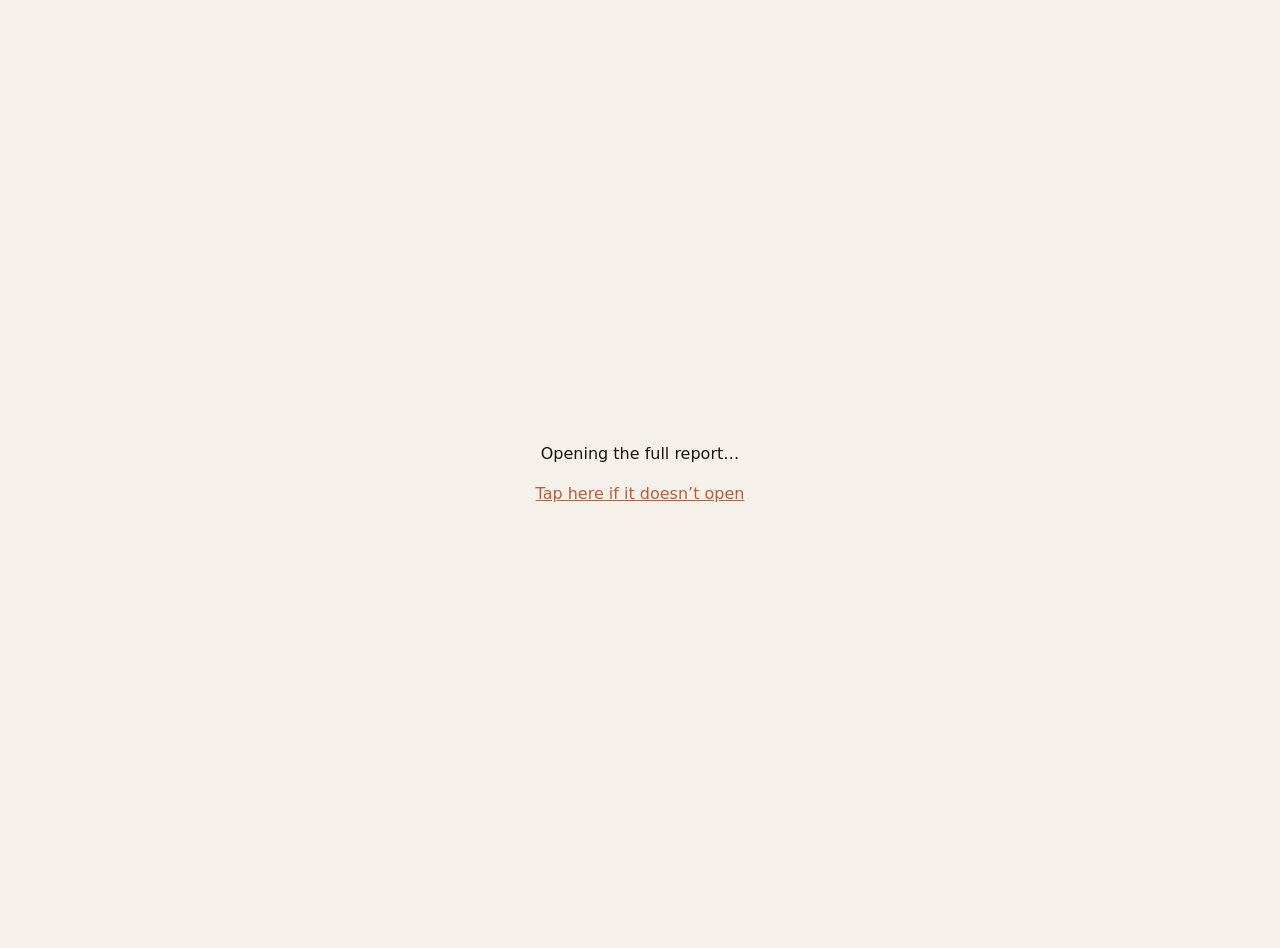
<file: report.html>
<!doctype html><html lang="en"><head><meta charset="utf-8"><meta name="viewport" content="width=device-width,initial-scale=1"><title>Opening the report…</title>
<meta http-equiv="refresh" content="3;url=Coffee_Shop_Simulation_Report.pdf">
<script>
/* Scans of the QR code (?utm_source=qr) are counted as /report-scan; any other way in is counted as /report-link */
(function(){var q=new URLSearchParams(location.search),ch=q.get('scan')||(q.get('utm_source')==='qr'?'website':null);
window.goatcounter={path:ch?'/report-scan':'/report-link',referrer:ch?'scan: '+ch:(q.get('ref')?'link: '+q.get('ref'):undefined)}})();
</script>
<script data-goatcounter="https://shabcoffee.goatcounter.com/count" async src="//gc.zgo.at/count.js"></script>
<style>body{margin:0;min-height:100vh;display:grid;place-items:center;background:#f5f1ea;color:#171513;font:16px/1.5 system-ui,-apple-system,"Segoe UI",sans-serif;text-align:center;padding:24px}a{color:#b65f36}</style></head>
<body><main><p>Opening the full report…</p><p><a href="Coffee_Shop_Simulation_Report.pdf">Tap here if it doesn’t open</a></p></main>
<script>setTimeout(function(){location.replace('Coffee_Shop_Simulation_Report.pdf')},900)</script></body></html>
</file>
<file: styles.css>
@import url('https://fonts.googleapis.com/css2?family=DM+Sans:wght@400;500;600;700&family=Playfair+Display:ital,wght@0,600;1,600&display=swap');
:root{--bg:#f5f1ea;--paper:#fffdfa;--ink:#171513;--muted:#746d65;--line:#ded6cb;--espresso:#211611;--copper:#b65f36;--caramel:#d99857;--sage:#6c846f;--teal:#3f7774;--coral:#b95f59;--cream:#f0e5d6;--shadow:0 18px 50px rgba(49,35,24,.08)}*{box-sizing:border-box}html{scroll-behavior:smooth}body{margin:0;background:var(--bg);color:var(--ink);font:15px/1.55 'DM Sans',sans-serif}button,select{font:inherit}button{cursor:pointer}.nav{height:70px;position:sticky;top:0;z-index:20;display:flex;align-items:center;padding:0 max(24px,calc((100vw - 1240px)/2));background:rgba(245,241,234,.92);backdrop-filter:blur(16px);border-bottom:1px solid var(--line)}.brand{display:flex;align-items:center;gap:10px;font-weight:700;letter-spacing:.12em;color:var(--ink);text-decoration:none}.brand span{display:grid;place-items:center;width:30px;height:30px;border-radius:50%;background:var(--espresso);color:white;font-family:'Playfair Display'}.nav nav{margin:auto;display:flex;gap:30px}.nav nav a{color:var(--muted);text-decoration:none;font-size:13px}.nav nav a:hover{color:var(--ink)}.actions{display:flex;gap:8px}.actions button,.controlbar button,select{border:1px solid var(--line);background:var(--paper);padding:9px 13px;border-radius:9px;color:var(--ink)}main{max-width:1240px;margin:auto;padding:0 24px}.hero{min-height:620px;display:grid;grid-template-columns:1fr 1.15fr;align-items:center;gap:70px;border-bottom:1px solid var(--line)}.overline,.section-title span,.card>span,.card-head span,.coffee-story span,.method>span,.signal>span{font-size:11px;letter-spacing:.16em;font-weight:700;color:var(--copper)}h1,h2,h3,p{margin-top:0}.hero h1,.section-title h2,.coffee-story h2,.method h2{font-family:'Playfair Display',serif;letter-spacing:-.035em}.hero h1{font-size:64px;line-height:.98;margin:20px 0 24px}.hero h1 em,.section-title em{color:var(--copper);font-weight:600}.hero-text>p{max-width:570px;font-size:18px;color:var(--muted)}.hero-actions{display:flex;align-items:center;gap:18px;margin-top:32px}.primary{background:var(--espresso);color:white;text-decoration:none;padding:12px 17px;border-radius:9px;font-weight:600}.hero-actions span{font-size:12px;color:var(--muted)}.pulse-grid{display:grid;grid-template-columns:1.4fr 2fr;gap:18px;padding:55px 0}.signal{background:var(--espresso);color:white;border-radius:18px;padding:30px}.signal h2{font:600 31px/1.1 'Playfair Display';margin:13px 0}.signal p{color:#d8cbc2;margin:0}.kpis{display:grid;grid-template-columns:repeat(2,1fr);gap:12px}.kpi{background:var(--paper);border:1px solid var(--line);border-radius:15px;padding:20px;position:relative;overflow:hidden}.kpi:after{content:'';position:absolute;bottom:0;left:0;width:var(--pct,50%);height:3px;background:var(--accent,var(--copper));animation:grow 1s ease both}.kpi label{display:block;color:var(--muted);font-size:11px;text-transform:uppercase;letter-spacing:.09em}.kpi strong{display:block;font:600 28px 'Playfair Display';margin:7px 0 3px}.kpi small{color:var(--muted)}@keyframes grow{from{width:0}}.section,.lab{padding:80px 0}.section-title{display:grid;grid-template-columns:1.2fr .8fr;gap:80px;align-items:end;margin-bottom:35px}.section-title h2,.coffee-story h2,.method h2{font-size:45px;line-height:1.05;margin:12px 0 0}.section-title>p{color:var(--muted);margin:0}.controlbar{display:flex;justify-content:space-between;margin-bottom:14px}.tabs,.metric-toggle{display:flex;background:#eae3d9;padding:4px;border-radius:11px}.controlbar button{border:0;background:transparent;font-size:12px}.controlbar button.active{background:var(--paper);box-shadow:0 2px 9px rgba(0,0,0,.06)}.performance-grid{display:grid;grid-template-columns:2fr .85fr;gap:14px}.performance-grid.lower{grid-template-columns:1.45fr 1fr;margin-top:14px}.card{background:var(--paper);border:1px solid var(--line);border-radius:16px;padding:22px;box-shadow:0 6px 25px rgba(50,35,24,.035)}.card-head{display:flex;justify-content:space-between;align-items:start;gap:20px;margin-bottom:18px}.card h3{font-size:18px;margin:4px 0}.hint,.note{font-size:11px;color:var(--muted)}.run-chart{height:355px;display:flex;align-items:stretch;gap:10px;padding:18px 5px 36px;border-bottom:1px solid var(--line);position:relative}.bar-wrap{flex:1;display:flex;flex-direction:column;justify-content:flex-end;align-items:center;position:relative}.bar{width:min(36px,70%);height:var(--h);background:var(--accent);border-radius:7px 7px 2px 2px;transform-origin:bottom;animation:barin .8s cubic-bezier(.2,.8,.2,1) both;animation-delay:var(--delay);opacity:.78;transition:.25s}.bar-wrap:hover .bar,.bar-wrap.selected .bar{opacity:1;transform:translateY(-4px);filter:saturate(1.2)}.bar-wrap small{position:absolute;bottom:-27px;font-size:9px;color:var(--muted);white-space:nowrap}.bar-wrap .value{font-size:10px;font-weight:700;margin-bottom:6px;opacity:0;transition:.2s}.bar-wrap:hover .value,.bar-wrap.selected .value{opacity:1}@keyframes barin{from{transform:scaleY(0);opacity:0}}.baseline{position:absolute;left:0;right:0;bottom:calc(36px + var(--base));border-top:1px dashed #978d83}.run-card h2{font:600 30px 'Playfair Display';margin:10px 0 4px}.strategy{color:var(--muted);min-height:50px}.metric-row{display:flex;justify-content:space-between;border-top:1px solid var(--line);padding:12px 0;font-size:13px}.metric-row b.pos{color:var(--teal)}.metric-row b.neg{color:var(--coral)}.trajectory{height:270px}.trajectory svg{width:100%;height:100%;overflow:visible}.gridline{stroke:var(--line);stroke-width:1}.line{fill:none;stroke:var(--copper);stroke-width:3;stroke-linecap:round;stroke-linejoin:round;stroke-dasharray:1200;stroke-dashoffset:1200;animation:draw 1.3s ease forwards}.dot{fill:var(--paper);stroke:var(--copper);stroke-width:2;opacity:0;animation:dotin .3s ease forwards}@keyframes draw{to{stroke-dashoffset:0}}@keyframes dotin{to{opacity:1}}.axis{font-size:10px;fill:var(--muted)}.level-cards{display:grid;gap:10px;margin-top:20px}.level-card{padding:16px;border:1px solid var(--line);border-radius:12px;display:grid;grid-template-columns:50px 1fr auto;align-items:center;gap:12px}.level-card b{font:600 23px 'Playfair Display'}.level-card .mini{height:6px;background:#ebe4db;border-radius:6px}.level-card .mini i{display:block;height:100%;width:var(--w);background:var(--accent);border-radius:6px;animation:grow 1s ease}.lab{border-top:1px solid var(--line)}.lab-grid{display:grid;grid-template-columns:1.6fr .85fr;gap:14px}.impact-map{min-height:520px;position:relative;padding:34px}.zero-label{text-align:center;font-size:10px;letter-spacing:.14em;color:var(--muted)}#impactAxis{position:relative;height:430px;margin-top:10px}.axis-zero{position:absolute;left:50%;top:0;bottom:0;border-left:1px solid var(--ink)}.axis-side{position:absolute;top:3px;font-size:10px;color:var(--muted)}.axis-side.neg{left:5px}.axis-side.pos{right:5px}.impact{position:absolute;left:50%;top:var(--y);width:var(--w);height:28px;transform:translateY(-50%);animation:impactin .8s ease both;animation-delay:var(--delay);cursor:pointer}.impact.pos{background:linear-gradient(90deg,var(--sage),var(--teal));border-radius:0 14px 14px 0}.impact.neg{transform:translate(-100%,-50%);background:linear-gradient(90deg,var(--coral),#d79278);border-radius:14px 0 0 14px}.impact:hover,.impact.active{filter:saturate(1.4);box-shadow:0 0 0 3px rgba(182,95,54,.12)}.impact span{position:absolute;white-space:nowrap;font-size:11px;top:5px}.impact.pos span{left:calc(100% + 8px)}.impact.neg span{right:calc(100% + 8px)}@keyframes impactin{from{width:0;opacity:0}}.decision-story{background:var(--espresso);color:white;display:flex;flex-direction:column}.decision-story .pill{align-self:flex-start;padding:5px 9px;border-radius:20px;background:#3c2a22;font-size:10px;letter-spacing:.08em}.decision-story h3{font:600 31px/1.08 'Playfair Display';margin:18px 0}.decision-story .effect{font:600 48px 'Playfair Display';color:#e9b483;margin:8px 0 18px}.decision-story p{color:#d9cbc1}.decision-story .why{margin-top:auto;border-top:1px solid #49382f;padding-top:18px}.coffee-story{margin:60px 0 20px;display:grid;grid-template-columns:.9fr 1.1fr;gap:60px;align-items:center;background:#e8ded0;border-radius:22px;padding:45px}.coffee-story img{width:100%;aspect-ratio:1/1;object-fit:cover;border-radius:50%;box-shadow:var(--shadow)}.coffee-story p{font-size:17px;color:#5e554e}.chain{margin-top:25px;font-size:11px;letter-spacing:.1em;font-weight:700;display:flex;gap:10px;flex-wrap:wrap}.chain i{color:var(--copper)}.rules{display:grid;grid-template-columns:repeat(7,1fr);gap:8px}.rule{background:var(--paper);border:1px solid var(--line);border-radius:13px;padding:17px;min-height:210px;transition:.25s}.rule:hover{transform:translateY(-5px);box-shadow:var(--shadow)}.rule strong{font:600 27px 'Playfair Display';color:var(--copper)}.rule h3{font-size:14px;margin:18px 0 8px}.rule p{font-size:11px;color:var(--muted)}.method{margin:80px 0 40px;background:var(--espresso);color:white;padding:45px;border-radius:20px}.method h2{font-size:38px}.method>div{display:grid;grid-template-columns:repeat(4,1fr);gap:20px}.method p{color:#d9cbc1;font-size:12px}.reveal{opacity:0;transform:translateY(20px);transition:.7s ease}.reveal.visible{opacity:1;transform:none}.tip{position:fixed;z-index:99;background:var(--espresso);color:white;padding:10px 12px;border-radius:8px;font-size:12px;pointer-events:none;max-width:260px;box-shadow:var(--shadow)}body.dark{--bg:#161311;--paper:#211c18;--ink:#f4eee7;--muted:#aaa096;--line:#3c332d;--espresso:#0f0d0c;--cream:#29221d}.dark .nav{background:rgba(22,19,17,.92)}.dark .coffee-story{background:#2a211c}@media(max-width:900px){.nav nav{display:none}.hero{grid-template-columns:1fr;min-height:auto;padding:70px 0}.hero h1{font-size:48px}.pulse-grid,.section-title,.performance-grid,.performance-grid.lower,.lab-grid,.coffee-story{grid-template-columns:1fr}.rules{grid-template-columns:repeat(2,1fr)}.method>div{grid-template-columns:1fr 1fr}.run-chart{overflow-x:auto;min-width:650px}.chart-card{overflow:hidden}}@media(max-width:560px){main{padding:0 14px}.hero h1{font-size:39px}.section-title h2,.coffee-story h2{font-size:35px}.kpis{grid-template-columns:1fr}.controlbar{align-items:flex-start;gap:10px;flex-direction:column}.rules,.method>div{grid-template-columns:1fr}.coffee-story{padding:24px}.actions #export{display:none}}
@media(prefers-reduced-motion:reduce){*,*:before,*:after{animation:none!important;transition:none!important;scroll-behavior:auto!important}.reveal{opacity:1;transform:none}}/* V4 hero — specialty-coffee editorial direction */
.hero{grid-template-columns:.82fr 1.38fr;gap:76px;min-height:610px}
.hero h1{font-size:72px;line-height:.91;max-width:520px;margin:18px 0 24px}
.hero h1 em{font-style:italic;color:var(--copper)}
.hero-deck{font-family:'Playfair Display',serif;font-size:22px!important;line-height:1.35;color:var(--ink)!important;max-width:530px!important;margin-bottom:18px}
.hero-question{font-size:14px!important;line-height:1.7;color:var(--muted)!important}
.hero-question b{color:var(--ink);font-weight:650}
.cup-journey{display:grid;grid-template-columns:1fr 28px 1fr 28px 1fr;align-items:center;gap:8px;padding-top:25px}
.cup-stage{text-align:center;min-width:0}
.cup-scene{width:174px;height:174px;margin:0 auto 24px;position:relative;filter:drop-shadow(0 20px 20px rgba(49,35,24,.12));transition:transform .45s cubic-bezier(.2,.8,.2,1)}
.cup-stage:hover .cup-scene{transform:translateY(-8px) rotate(-2deg)}
.saucer{position:absolute;inset:8px;border-radius:50%;background:#e7ded2;border:1px solid #d5c8b9;box-shadow:inset 0 0 0 10px rgba(255,255,255,.38)}
.latte{position:absolute;inset:24px;border-radius:50%;background:radial-gradient(circle at 45% 40%,#dba56f 0 5%,#bd7544 44%,#8b4828 73%,#6c351f 100%);border:9px solid #fffaf4;box-shadow:0 2px 4px rgba(0,0,0,.13),inset 0 0 0 2px rgba(91,44,25,.18);overflow:hidden}
.handle{position:absolute;width:42px;height:55px;border:10px solid #fffaf4;border-left-width:7px;border-radius:0 30px 30px 0;right:2px;top:59px;z-index:-1;box-shadow:2px 2px 3px rgba(0,0,0,.08)}
.foam{position:absolute;left:50%;top:50%;transform:translate(-50%,-50%)}
.heart{width:46px;height:41px;background:#fff4df;transform:translate(-50%,-43%) rotate(45deg);border-radius:50% 4px 50% 50%}
.heart:before{content:'';position:absolute;width:46px;height:41px;background:#fff4df;border-radius:50%;left:-23px;top:0}
.heart:after{content:'';position:absolute;width:46px;height:41px;background:#fff4df;border-radius:50%;left:0;top:-23px}
.rosetta{width:68px;height:84px;display:flex;flex-direction:column;align-items:center;justify-content:center;gap:3px}
.rosetta i{display:block;height:15px;background:#fff4df;border-radius:50%;transform-origin:center}
.rosetta i:nth-child(1){width:34px}.rosetta i:nth-child(2){width:52px}.rosetta i:nth-child(3){width:66px}
.rosetta:after{content:'';width:7px;height:62px;background:#fff4df;border-radius:9px;position:absolute;transform:rotate(-4deg)}
.tulip{width:74px;height:80px;position:relative}
.tulip i{position:absolute;left:50%;background:#fff4df;border-radius:55% 55% 48% 48%;transform:translateX(-50%)}
.tulip i:nth-child(1){width:62px;height:29px;bottom:8px}.tulip i:nth-child(2){width:48px;height:27px;bottom:29px}.tulip i:nth-child(3){width:31px;height:25px;bottom:49px}
.tulip:after{content:'';position:absolute;width:6px;height:65px;background:#fff4df;left:50%;bottom:5px;transform:translateX(-50%);border-radius:8px}
.cup-two .saucer{background:#d9e1d8;border-color:#c4d0c3}.cup-two .latte{border-color:#f7f3e9}
.cup-three .saucer{background:#2c211b;border-color:#1e1612;box-shadow:inset 0 0 0 10px rgba(255,255,255,.04)}.cup-three .latte{border-color:#2a1d17}.cup-three .handle{border-color:#2a1d17}
.cup-copy{display:flex;flex-direction:column;gap:4px;align-items:center}.cup-copy b{font-size:10px;letter-spacing:.16em;color:var(--copper)}.cup-copy strong{font:600 19px 'Playfair Display',serif}.cup-copy span{font-size:11px;color:var(--muted);max-width:155px;line-height:1.4}
.journey-arrow{color:var(--copper);font-size:22px;opacity:.55;transform:translateY(-36px)}
@media(max-width:900px){.hero{grid-template-columns:1fr;gap:35px}.hero h1{font-size:58px}.cup-journey{max-width:700px;margin:auto}.cup-scene{width:150px;height:150px}.latte{inset:22px}.handle{top:50px}}
@media(max-width:620px){.cup-journey{grid-template-columns:1fr;gap:14px}.journey-arrow{transform:rotate(90deg);margin:-5px 0}.cup-scene{margin-bottom:15px}.hero h1{font-size:48px}.hero-deck{font-size:19px!important}}


/* ===== V6: personal story, Level 3 replay, triple-bottom-line scorecard, mobile fixes ===== */
.hero h1{font-size:68px}
.bar-wrap,.impact{border:0;padding:0;font:inherit;color:inherit;cursor:pointer;background:none}
.impact.pos{background:linear-gradient(90deg,var(--sage),var(--teal))}.impact.neg{background:linear-gradient(90deg,var(--coral),#d79278)}
.chart-card{overflow:visible}.chart-scroll{overflow-x:auto;-webkit-overflow-scrolling:touch}
.run-chart{padding:18px 5px 46px}
.bar-wrap small{bottom:-38px;font-size:10px;line-height:1.25;text-align:center;color:var(--ink);font-weight:600}
.bar-wrap small em{font-style:normal;font-weight:400;color:var(--muted)}
.bar-wrap .value{opacity:1;font-size:10px}
.target-line{position:absolute;left:0;right:0;bottom:calc(46px + (100% - 64px) * var(--base) / 100);border-top:1.5px dashed #978d83;z-index:1;pointer-events:none}
.target-line span{position:absolute;right:0;top:-17px;font-size:10px;color:var(--muted);background:var(--paper);padding:0 4px}
.run-card .metric-row:last-child{border-bottom:0}
.replay{border-top:1px solid var(--line)}
.replay-grid{display:grid;grid-template-columns:1.45fr 1fr;gap:14px}
.stepper{display:flex;gap:6px;flex-wrap:wrap;margin-bottom:10px}
.stepper button{border:1px solid var(--line);background:var(--paper);color:var(--ink);border-radius:999px;padding:7px 14px;font-size:12px;font-weight:600}
.stepper button.done{background:#eae3d9}.stepper button.active{background:var(--espresso);color:#fff;border-color:var(--espresso)}
.replay-chart{height:300px}.replay-chart svg{display:block;overflow:visible}
.rbar{transition:opacity .3s;animation:rfade .5s ease both}.rbar.past{fill:var(--sage);opacity:.85}.rbar.past.rev{fill:var(--coral);opacity:.45}.rbar.now{fill:var(--copper)}.rbar.now.neg{fill:var(--coral)}.rbar.ghost{fill:transparent;stroke:#b9ad9f;stroke-dasharray:4 4;animation:none}
@keyframes rfade{from{opacity:0}}
.rv{font-size:12px;font-weight:700;fill:var(--ink)}
.replay-nav{display:flex;gap:8px;justify-content:space-between;margin-top:12px}
.replay-nav button{border:1px solid var(--line);background:var(--paper);color:var(--ink);border-radius:9px;padding:9px 14px;font-size:13px}
.replay-nav button:disabled{opacity:.4;cursor:default}#playRuns{background:var(--espresso);color:#fff;border-color:var(--espresso)}
#replayStory h3{font-size:44px;margin:16px 0 4px}
.decision-story .effect.neg{color:#f0a296}.decision-story .effect small{font:500 14px 'DM Sans',sans-serif;color:#d9cbc1}
.score-verdict{display:grid;grid-template-columns:1fr 1fr;gap:14px;margin-bottom:14px}
.score-verdict>div{background:var(--paper);border:1px solid var(--line);border-radius:16px;padding:20px 22px}
.score-verdict b{font:600 22px 'Playfair Display',serif;margin-right:10px}
.score-verdict .v{display:inline-block;font-size:11px;font-weight:700;letter-spacing:.1em;text-transform:uppercase;padding:4px 10px;border-radius:999px;vertical-align:4px}
.v.pos{background:#dcebe4;color:#2f6360}.v.neg{background:#f6dcd8;color:#9b4741}
.score-verdict p{margin:10px 0 0;color:var(--muted)}
.score-table{padding:0;overflow:hidden;margin-bottom:10px}
.srow{display:grid;grid-template-columns:1.35fr 1fr 1fr 1fr;border-top:1px solid var(--line)}
.srow:first-child{border-top:0}.srow>div{padding:14px 16px}
.srow.head{background:#eae3d9;font-size:11px;letter-spacing:.12em;text-transform:uppercase;font-weight:700;color:var(--muted)}
.choice b{display:block;font-size:14px}.choice small,.cell small{color:var(--muted);font-size:12px;line-height:1.35}
.cell{display:flex;align-items:center;gap:10px}
.chip{flex:none;display:inline-grid;place-items:center;width:28px;height:28px;border-radius:50%;font-weight:700;font-size:15px}
.chip.up{background:#dcebe4;color:#2f6360}.chip.down{background:#f6dcd8;color:#9b4741}.chip.flat{background:#f3e6d2;color:#8a5a27}.chip.none{background:#f1ede7;color:#a39a90}
.rules{grid-template-columns:repeat(auto-fill,minmax(230px,1fr));gap:12px}
.rule{min-height:0;display:flex;flex-direction:column}
.rule .sit{font-size:10px;letter-spacing:.14em;text-transform:uppercase;color:var(--muted);margin-top:10px}
.rule h3{font-size:16px;margin:6px 0 10px}.rule p{font-size:12px;margin:0 0 8px}.rule .cav{margin-top:auto;padding-top:8px;border-top:1px solid var(--line)}
.method>div{grid-template-columns:repeat(4,1fr)}
.foot{max-width:1240px;margin:0 auto;padding:10px 24px 40px;font-size:12px;color:var(--muted);text-align:center}
.dark .srow.head,.dark .stepper button.done{background:#2a231e}.dark .target-line span{background:var(--paper)}
.dark .chip.none{background:#2a231e}
@media(max-width:900px){.replay-grid{grid-template-columns:1fr}.run-chart{min-width:640px;overflow:visible}.score-verdict{grid-template-columns:1fr}.method>div{grid-template-columns:1fr 1fr}}
@media(max-width:700px){.srow{grid-template-columns:1fr 1fr 1fr}.srow .choice{grid-column:1/-1;padding-bottom:4px}.srow.head>div:first-child{display:none}.cell{flex-direction:column;align-items:flex-start;gap:6px}}
@media(max-width:620px){.hero{padding:44px 0}.hero h1{font-size:44px}.cup-journey{grid-template-columns:1fr 12px 1fr 12px 1fr;gap:4px;padding-top:0}.journey-arrow{transform:none;font-size:14px;margin:0}.cup-scene{width:88px;height:88px;margin-bottom:8px}.latte{inset:11px;border-width:5px}.handle{display:none}.foam{scale:.5}.saucer{inset:4px;box-shadow:none}.cup-copy strong{font-size:14px}.cup-copy span{font-size:10px}#replayStory h3{font-size:36px}.replay-nav button{padding:8px 10px;font-size:12px}.method>div{grid-template-columns:1fr}}
.performance-grid>*,.lab-grid>*,.replay-grid>*,.pulse-grid>*{min-width:0}
.method h2{margin-bottom:26px}
@media(max-width:620px){.impact{width:calc(var(--w) * .62)}.impact span{font-size:10px}}

/* ===== Latte art v2: vector art, richer crema, porcelain, steam ===== */
.cup-scene{filter:drop-shadow(0 22px 22px rgba(49,35,24,.16)) drop-shadow(0 4px 4px rgba(49,35,24,.08))}
.saucer{background:radial-gradient(circle at 50% 42%,#fbf7f1 0 54%,#efe6da 62%,#e2d6c6 78%,#d6c7b4 100%);border:0;box-shadow:inset 0 -6px 12px rgba(80,55,35,.10),inset 0 3px 6px rgba(255,255,255,.7)}
.latte{border:0;background:
 repeating-radial-gradient(circle at 50% 52%,rgba(255,255,255,.035) 0 1.5px,transparent 1.5px 4px),
 radial-gradient(circle at 50% 54%,#d99b62 0 18%,#c07a43 42%,#9b5428 66%,#7a3a1b 84%,#5e2a13 100%);
 box-shadow:0 0 0 7px #fffdf8,0 0 0 8px #e9dfd2,0 3px 8px 7px rgba(70,40,20,.18),inset 0 3px 10px rgba(40,15,5,.45),inset 0 -2px 6px rgba(255,220,180,.15)}
.latte .art{position:absolute;inset:0;width:100%;height:100%;animation:artin 1.2s ease both}
.cup-two .latte .art{animation-delay:.15s}.cup-three .latte .art{animation-delay:.3s}
@keyframes artin{from{opacity:0;transform:scale(.92)}}
.gloss{position:absolute;inset:0;border-radius:50%;background:radial-gradient(ellipse 38% 26% at 32% 26%,rgba(255,255,255,.28),transparent 70%);pointer-events:none}
.handle{border-color:#fffdf8;box-shadow:2px 3px 5px rgba(60,35,20,.15)}
.cup-two .saucer{background:radial-gradient(circle at 50% 42%,#eef3ec 0 54%,#dbe5d8 64%,#c6d4c2 82%,#b6c6b1 100%)}
.cup-two .latte{box-shadow:0 0 0 7px #fbfaf4,0 0 0 8px #d5dfd2,0 3px 8px 7px rgba(70,40,20,.18),inset 0 3px 10px rgba(40,15,5,.45)}
.cup-two .handle{border-color:#fbfaf4}
.cup-three .saucer{background:radial-gradient(circle at 50% 42%,#3a2c24 0 54%,#2c211b 66%,#21180f 100%);box-shadow:inset 0 -6px 12px rgba(0,0,0,.35),inset 0 2px 5px rgba(255,255,255,.08)}
.cup-three .latte{box-shadow:0 0 0 7px #2b1f19,0 0 0 8px #463529,0 3px 8px 7px rgba(0,0,0,.28),inset 0 3px 10px rgba(20,8,2,.55)}
.cup-three .handle{border-color:#2b1f19}
.steam{position:absolute;left:50%;top:-34px;width:60px;height:60px;transform:translateX(-50%);pointer-events:none;z-index:2}
.steam i{position:absolute;bottom:0;width:10px;height:44px;border-left:2.5px solid rgba(160,130,105,.32);border-radius:50%;filter:blur(1.4px);opacity:0;animation:wisp 3.6s ease-in-out infinite}
.steam i:nth-child(1){left:14px}.steam i:nth-child(2){left:26px;animation-delay:1.2s}.steam i:nth-child(3){left:38px;animation-delay:2.4s}
@keyframes wisp{0%{opacity:0;transform:translateY(14px) scaleY(.6)}35%{opacity:.9}100%{opacity:0;transform:translateY(-22px) translateX(6px) scaleY(1.15)}}
.dark .steam i{border-color:rgba(240,225,205,.22)}
.cup-stage:hover .latte .art{transform:rotate(-6deg);transition:transform .6s cubic-bezier(.2,.8,.2,1)}
@media(max-width:620px){.latte{box-shadow:0 0 0 4px #fffdf8,0 0 0 5px #e9dfd2,inset 0 2px 6px rgba(40,15,5,.45)}.cup-two .latte{box-shadow:0 0 0 4px #fbfaf4,0 0 0 5px #d5dfd2,inset 0 2px 6px rgba(40,15,5,.45)}.cup-three .latte{box-shadow:0 0 0 4px #2b1f19,0 0 0 5px #463529,inset 0 2px 6px rgba(20,8,2,.55)}.steam{top:-22px;transform:translateX(-50%) scale(.6)}}
@media(prefers-reduced-motion:reduce){.steam i{opacity:.5;animation:none}}

.hero-actions{flex-wrap:wrap}.secondary{border:1px solid var(--espresso);color:var(--ink);text-decoration:none;padding:11px 16px;border-radius:9px;font-weight:600}.secondary:hover{background:var(--espresso);color:#fff}.dark .secondary{border-color:var(--ink)}

.report-cta{margin:20px 0 50px;display:grid;grid-template-columns:1fr auto;gap:40px;align-items:center;background:var(--paper);border:1px solid var(--line);border-radius:22px;padding:40px 44px}
.report-cta span{font-size:11px;letter-spacing:.16em;font-weight:700;color:var(--copper)}
.report-cta h2{font:600 40px/1.05 'Playfair Display',serif;letter-spacing:-.03em;margin:12px 0 12px}.report-cta h2 em{color:var(--copper)}
.report-cta p{color:var(--muted);max-width:520px;margin:0 0 22px}.report-cta .primary{display:inline-block}
.report-qr{margin:0;text-align:center}.report-qr img{display:block;width:180px;height:180px;border-radius:12px;border:1px solid var(--line);background:#fff;padding:8px}
.report-qr figcaption{font-size:12px;color:var(--muted);margin-top:8px}
@media(max-width:700px){.report-cta{grid-template-columns:1fr;padding:28px 22px;text-align:left}.report-cta h2{font-size:32px}.report-qr img{margin:0 auto}}

.visits{display:inline-flex;align-items:center;gap:8px;margin:0 0 10px;padding:6px 14px;border:1px solid var(--line);border-radius:999px;background:var(--paper);color:var(--ink);font-size:13px}
.visits b{font-weight:700}.live-dot{width:8px;height:8px;border-radius:50%;background:var(--teal);box-shadow:0 0 0 0 rgba(63,119,116,.5);animation:livepulse 2s infinite}
@keyframes livepulse{70%{box-shadow:0 0 0 8px rgba(63,119,116,0)}100%{box-shadow:0 0 0 0 rgba(63,119,116,0)}}
.foot{display:flex;flex-direction:column;align-items:center}
.report-count{margin:12px 0 0;font-size:13px;color:var(--muted)}

.qr-link{display:inline-block;border-radius:12px;transition:transform .2s,box-shadow .2s}.qr-link:hover{transform:translateY(-3px);box-shadow:0 12px 24px rgba(49,35,24,.15)}.qr-link:focus-visible{outline:2px solid var(--copper);outline-offset:4px}.report-cta p{margin-bottom:0}.report-qr .report-count{margin-top:6px}

/* ---------- Fine china cups + living latte art ---------- */
.cup-scene .china{position:absolute;inset:0;width:100%;height:100%;overflow:visible}
.cup-journey .cup-scene .latte{inset:17.6%;border:0;border-radius:50%;box-shadow:inset 0 3px 7px rgba(30,10,2,.55),inset 0 0 0 1px rgba(60,25,10,.4);z-index:1}
.cup-journey .cup-scene .latte .art{animation:none;will-change:opacity,transform,filter}
.cup-journey .cup-scene .latte::before{content:"";position:absolute;inset:-20%;border-radius:50%;background:conic-gradient(from 0deg,transparent 0 12%,rgba(255,236,210,.22) 18%,transparent 26% 52%,rgba(255,236,210,.16) 60%,transparent 70%);mix-blend-mode:soft-light;animation:swirl 22s linear infinite;pointer-events:none}
.cup-scene .steam{z-index:2}
@keyframes swirl{to{transform:rotate(360deg)}}
@media(prefers-reduced-motion:reduce){.cup-journey .latte::before,.cup-journey .latte .blob{display:none}}

.qr-only{display:block;margin:0 auto;border-radius:12px;pointer-events:none;user-select:none;-webkit-user-drag:none;-webkit-touch-callout:none}
[hidden]{display:none!important}
</file>
